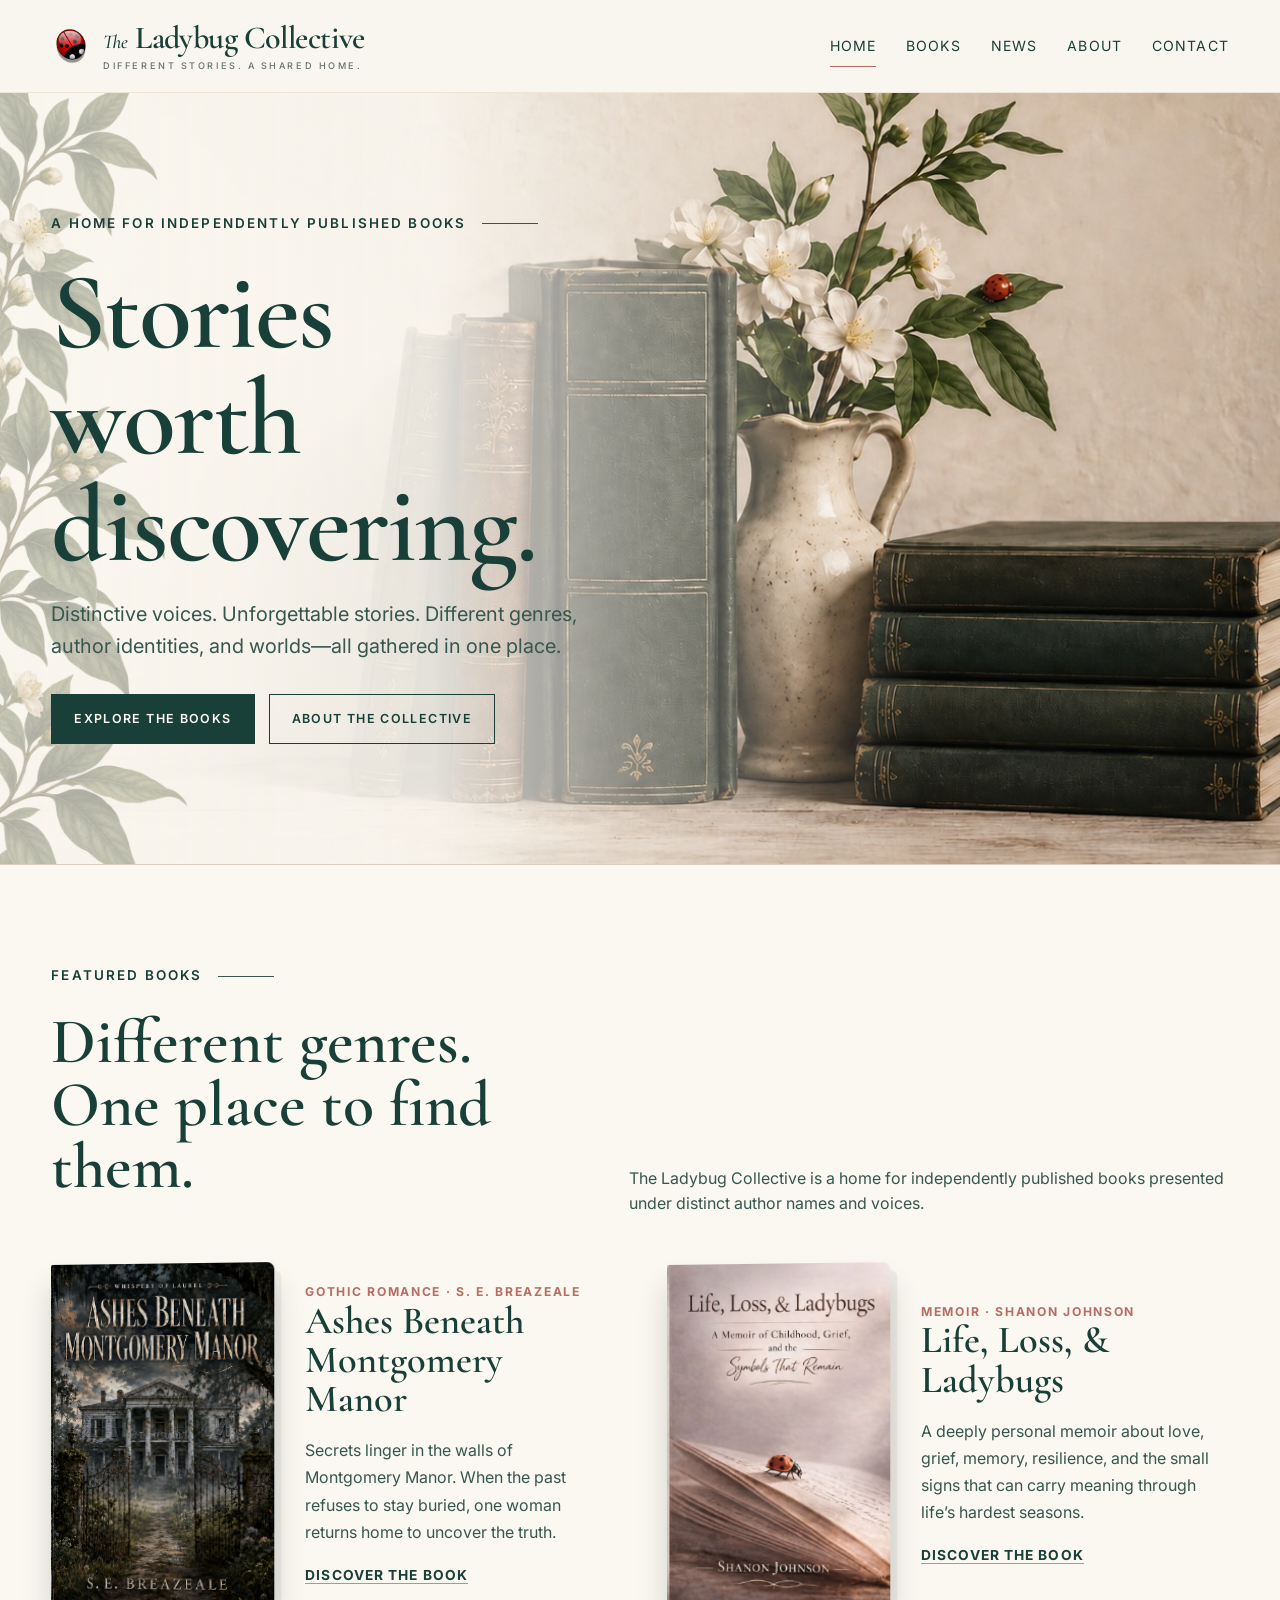
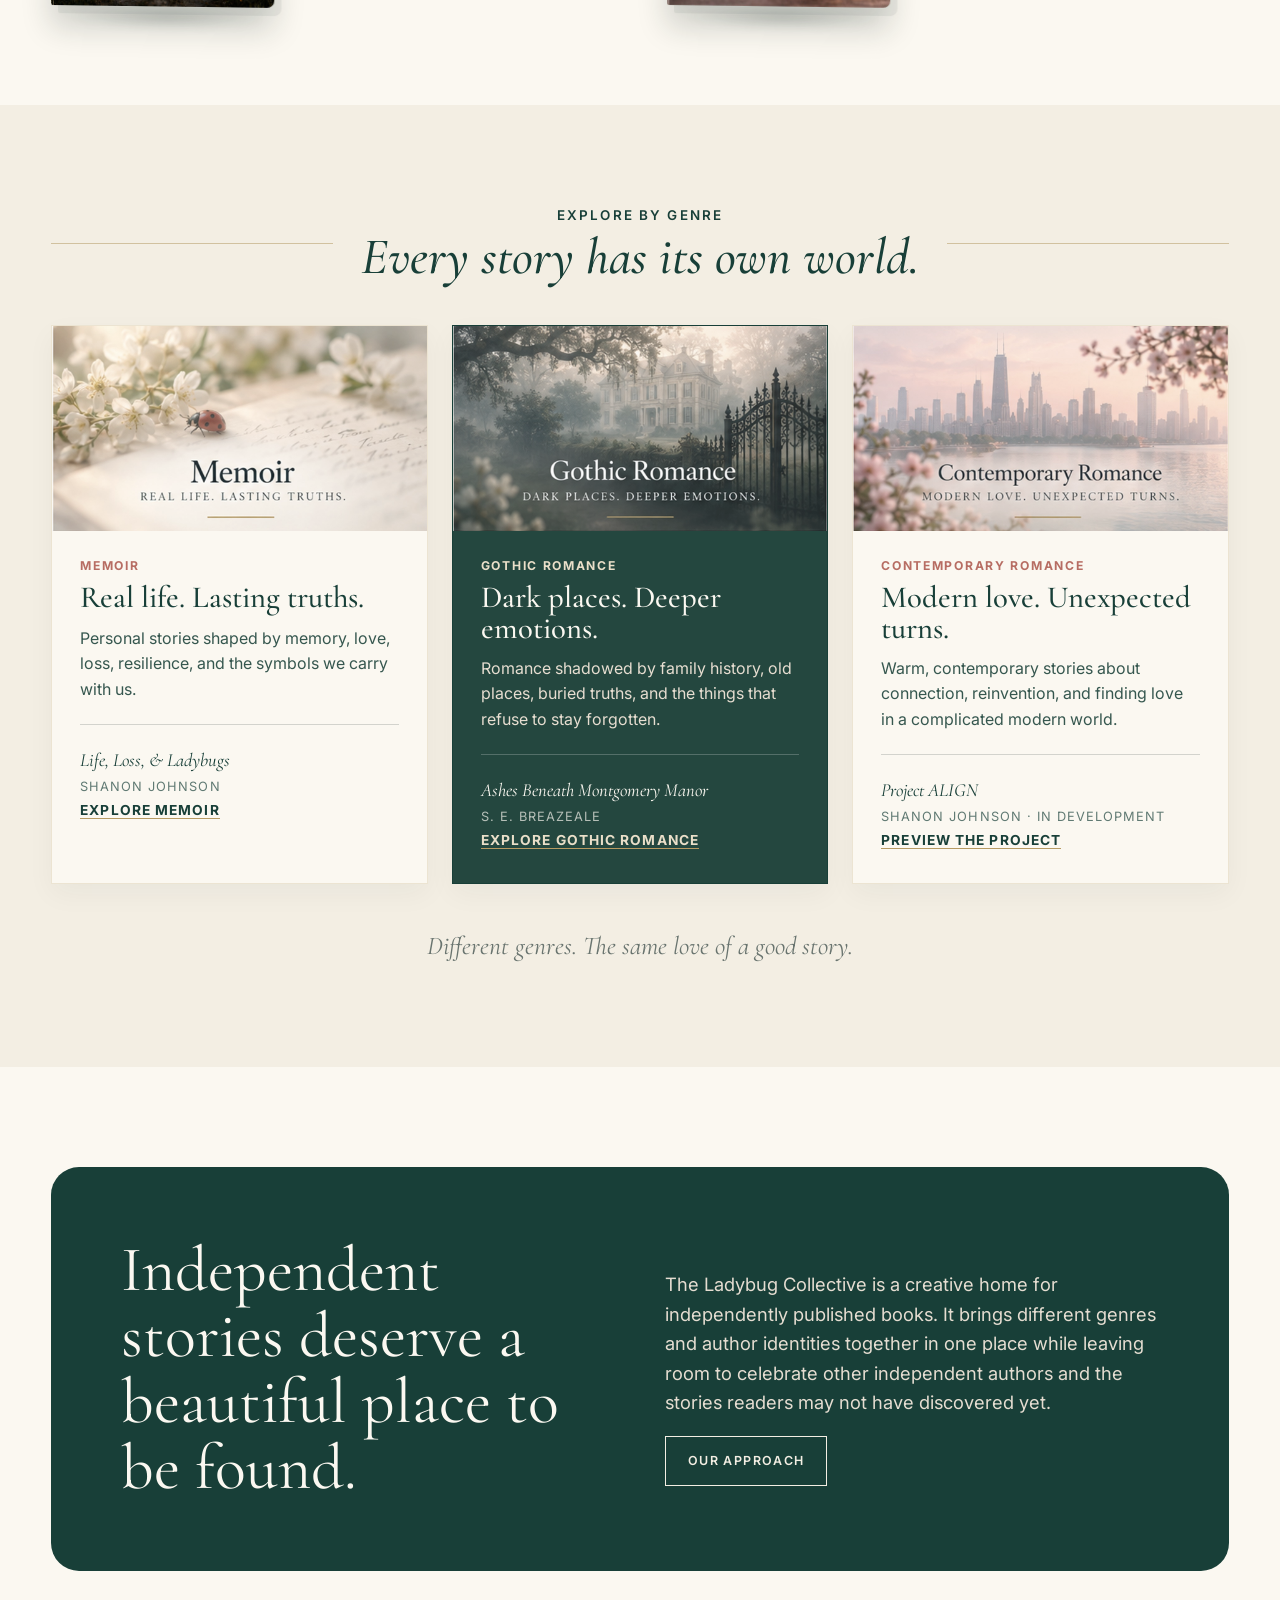
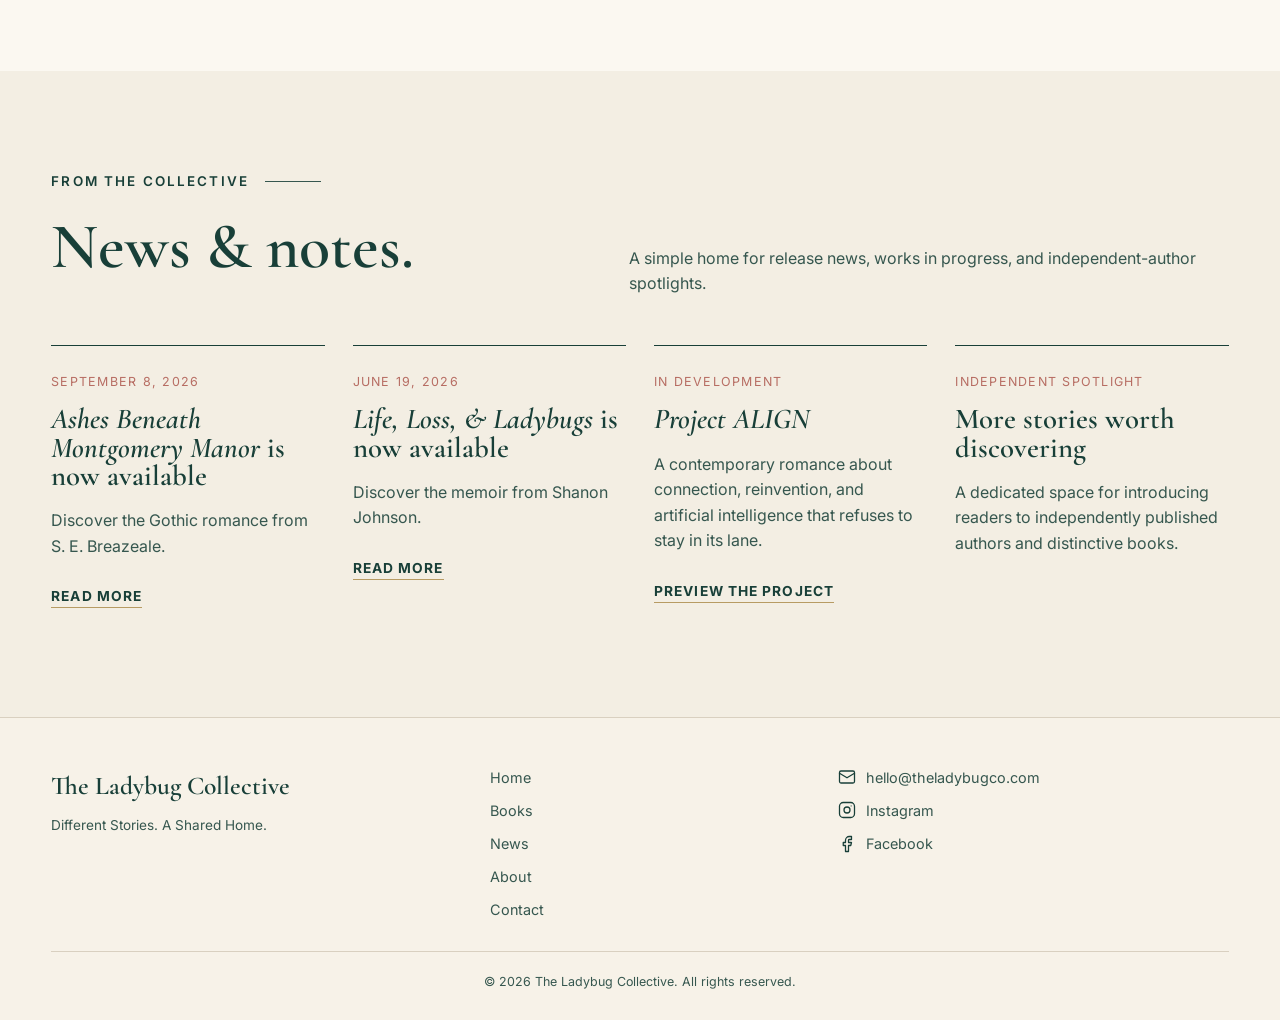
<file: index.html>
<!doctype html>
<html lang="en">
<head>
  <title>The Ladybug Collective</title>

  <meta charset="UTF-8">
  <meta name="viewport" content="width=device-width, initial-scale=1.0">
  <meta name="description" content="The Ladybug Collective celebrates independently published books, the authors behind them, and the stories worth discovering.">
  <link rel="canonical" href="https://theladybugco.com/">
  <meta property="og:type" content="website">
  <meta property="og:site_name" content="The Ladybug Collective">
  <meta property="og:title" content="The Ladybug Collective">
  <meta property="og:description" content="Different stories. A shared home. Discover independently published books across genres.">
  <meta property="og:url" content="https://theladybugco.com/">
  <meta property="og:image" content="https://theladybugco.com/assets/hero.jpg">
  <meta property="og:image:alt" content="Books and flowers in the literary world of The Ladybug Collective">
  <meta name="twitter:card" content="summary_large_image">
  <link rel="icon" type="image/png" href="assets/ladybug-logo.png">
  <link rel="preconnect" href="https://fonts.googleapis.com">
  <link rel="preconnect" href="https://fonts.gstatic.com" crossorigin>
  <link href="https://fonts.googleapis.com/css2?family=Cormorant+Garamond:wght@500;600;700&family=Inter:wght@400;500;600;700&display=swap" rel="stylesheet">
  <link rel="stylesheet" href="styles.css">

</head>
<body id="top">

<header class="site-header">
  <div class="container header-inner">
    <a class="brand" href="index.html">
      <img class="brand-logo" src="assets/ladybug-logo.png" alt="">
      <span class="brand-copy">
        <span class="brand-name"><span class="brand-the">The</span> <span class="brand-main">Ladybug Collective</span></span>
        <span class="brand-tagline">Different Stories. A Shared Home.</span>
      </span>
    </a>
    <nav class="nav">
      <a class="active" href="index.html" aria-current="page">Home</a>
      <a href="books.html">Books</a>
      <a href="news.html">News</a>
      <a href="about.html">About</a>
      <a href="contact.html">Contact</a>
    </nav>
  </div>
</header>

<main>
  <section class="hero">
    <div class="container hero-grid">
      <div class="hero-copy">
        <div class="eyebrow">A home for independently published books</div>
        <h1>Stories worth discovering.</h1>
        <p>Distinctive voices. Unforgettable stories. Different genres, author identities, and worlds—all gathered in one place.</p>
        <div class="actions">
          <a class="btn primary" href="books.html">Explore the books</a>
          <a class="btn" href="about.html">About the collective</a>
        </div>
      </div>
      
    </div>
  </section>

  <section class="section">
    <div class="container">
      <div class="section-head">
        <div>
          <div class="eyebrow">Featured books</div>
          <h2>Different genres.<br>One place to find them.</h2>
        </div>
        <p>The Ladybug Collective is a home for independently published books presented under distinct author names and voices.</p>
      </div>
      <div class="book-grid">
        <article class="book-card">
          <div class="book-cover ashes">Ashes Beneath<br>Montgomery Manor</div>
          <div class="book-card-content">
            <div class="kicker">Gothic Romance · S. E. Breazeale</div>
            <h3>Ashes Beneath Montgomery Manor</h3>
            <p>Secrets linger in the walls of Montgomery Manor. When the past refuses to stay buried, one woman returns home to uncover the truth.</p>
            <a class="text-link" href="books.html#ashes">Discover the book</a>
          </div>
        </article>
        <article class="book-card">
          <div class="book-cover memoir">Life, Loss,<br>& Ladybugs</div>
          <div class="book-card-content">
            <div class="kicker">Memoir · Shanon Johnson</div>
            <h3>Life, Loss, & Ladybugs</h3>
            <p>A deeply personal memoir about love, grief, memory, resilience, and the small signs that can carry meaning through life’s hardest seasons.</p>
            <a class="text-link" href="books.html#memoir">Discover the book</a>
          </div>
        </article>
      </div>
    </div>
  </section>

  <section class="section alt genre-section">
    <div class="container">
      <div class="genre-heading">
        <div class="genre-heading-line"></div>
        <div>
          <div class="eyebrow centered">Explore by genre</div>
          <h2>Every story has its own world.</h2>
        </div>
        <div class="genre-heading-line"></div>
      </div>

      <div class="genre-grid visual-genres">
        <article class="genre-card-image">
          <div class="genre-visual" style="background-image:url('assets/genre-memoir.jpg')"></div>
          <div class="genre-card-body">
            <div class="kicker">Memoir</div>
            <h3>Real life. Lasting truths.</h3>
            <p>Personal stories shaped by memory, love, loss, resilience, and the symbols we carry with us.</p>
            <div class="genre-book"><em>Life, Loss, &amp; Ladybugs</em><br><span>Shanon Johnson</span></div>
            <a class="text-link" href="books.html#memoir">Explore memoir</a>
          </div>
        </article>

        <article class="genre-card-image dark">
          <div class="genre-visual" style="background-image:url('assets/genre-gothic.jpg')"></div>
          <div class="genre-card-body">
            <div class="kicker">Gothic Romance</div>
            <h3>Dark places. Deeper emotions.</h3>
            <p>Romance shadowed by family history, old places, buried truths, and the things that refuse to stay forgotten.</p>
            <div class="genre-book"><em>Ashes Beneath Montgomery Manor</em><br><span>S. E. Breazeale</span></div>
            <a class="text-link" href="books.html#ashes">Explore gothic romance</a>
          </div>
        </article>

        <article class="genre-card-image">
          <div class="genre-visual" style="background-image:url('assets/genre-contemporary.jpg')"></div>
          <div class="genre-card-body">
            <div class="kicker">Contemporary Romance</div>
            <h3>Modern love. Unexpected turns.</h3>
            <p>Warm, contemporary stories about connection, reinvention, and finding love in a complicated modern world.</p>
            <div class="genre-book"><em>Project ALIGN</em><br><span>Shanon Johnson · In development</span></div>
            <a class="text-link" href="project-align.html">Preview the project</a>
          </div>
        </article>
      </div>

      <div class="genre-closing">Different genres. The same love of a good story.</div>
    </div>
  </section>

  <section class="section">
    <div class="container statement">
      <div class="quote">Independent stories deserve a beautiful place to be found.</div>
      <div>
        <p>The Ladybug Collective is a creative home for independently published books. It brings different genres and author identities together in one place while leaving room to celebrate other independent authors and the stories readers may not have discovered yet.</p>
        <a class="btn" style="border-color:#f3eee3;color:#f3eee3" href="about.html">Our approach</a>
      </div>
    </div>
  </section>

  <section class="section alt">
    <div class="container">
      <div class="section-head">
        <div>
          <div class="eyebrow">From the collective</div>
          <h2>News & notes.</h2>
        </div>
        <p>A simple home for release news, works in progress, and independent-author spotlights.</p>
      </div>
      <div class="news-grid text-news-grid">
        <article class="news-card">
          <time datetime="2026-09-08">September 8, 2026</time>
          <h3><em>Ashes Beneath Montgomery Manor</em> is now available</h3>
          <p>Discover the Gothic romance from S. E. Breazeale.</p>
          <a class="text-link" href="ashes-beneath-montgomery-manor.html">Read more</a>
        </article>
        <article class="news-card">
          <time datetime="2026-06-19">June 19, 2026</time>
          <h3><em>Life, Loss, &amp; Ladybugs</em> is now available</h3>
          <p>Discover the memoir from Shanon Johnson.</p>
          <a class="text-link" href="life-loss-and-ladybugs.html">Read more</a>
        </article>
        <article class="news-card">
          <time>In development</time>
          <h3><em>Project ALIGN</em></h3>
          <p>A contemporary romance about connection, reinvention, and artificial intelligence that refuses to stay in its lane.</p>
          <a class="text-link" href="project-align.html">Preview the project</a>
        </article>
        <article class="news-card">
          <time>Independent spotlight</time>
          <h3>More stories worth discovering</h3>
          <p>A dedicated space for introducing readers to independently published authors and distinctive books.</p>
        </article>
      </div>
    </div>
  </section>
</main>

<footer class="site-footer">
  <div class="container footer-inner">
    <div class="footer-brand">
      <strong>The Ladybug Collective</strong>
      <p>Different Stories. A Shared Home.</p>
    </div>

    <nav class="footer-links" aria-label="Footer navigation">
      <a href="index.html">Home</a>
      <a href="books.html">Books</a>
      <a href="news.html">News</a>
      <a href="about.html">About</a>
      <a href="contact.html">Contact</a>
    </nav>

    <div class="footer-connect">
  <a href="mailto:hello@theladybugco.com"><svg class="footer-icon" xmlns="http://www.w3.org/2000/svg" width="18" height="18" viewBox="0 0 24 24" fill="none" stroke="currentColor" stroke-width="1.7" stroke-linecap="round" stroke-linejoin="round" aria-hidden="true" focusable="false"><rect x="2" y="4" width="20" height="16" rx="2"/><path d="m22 7-10 6L2 7"/></svg><span>hello@theladybugco.com</span></a>
  <a href="https://www.instagram.com/the_ladybug_collective/" target="_blank" rel="noopener noreferrer"><svg class="footer-icon" xmlns="http://www.w3.org/2000/svg" width="18" height="18" viewBox="0 0 24 24" fill="none" stroke="currentColor" stroke-width="1.7" stroke-linecap="round" stroke-linejoin="round" aria-hidden="true" focusable="false"><rect x="2" y="2" width="20" height="20" rx="5"/><circle cx="12" cy="12" r="4"/><circle cx="17.5" cy="6.5" r=".7" fill="currentColor" stroke="none"/></svg><span>Instagram</span></a>
  <a href="https://www.facebook.com/profile.php?id=61593933407964" target="_blank" rel="noopener noreferrer"><svg class="footer-icon" xmlns="http://www.w3.org/2000/svg" width="18" height="18" viewBox="0 0 24 24" fill="none" stroke="currentColor" stroke-width="1.7" stroke-linecap="round" stroke-linejoin="round" aria-hidden="true" focusable="false"><path d="M18 2h-3a5 5 0 0 0-5 5v3H7v4h3v8h4v-8h3l1-4h-4V7a1 1 0 0 1 1-1h3z"/></svg><span>Facebook</span></a>
</div>

    <div class="footer-bottom">
      &copy; 2026 The Ladybug Collective. All rights reserved.
    </div>
  </div>
</footer>

<script>
  if ('scrollRestoration' in history) {
    history.scrollRestoration = 'manual';
  }

  window.addEventListener('pageshow', function () {
    if (!window.location.hash) {
      window.scrollTo(0, 0);
    }
  });
</script>
</body>
</html>
</file>
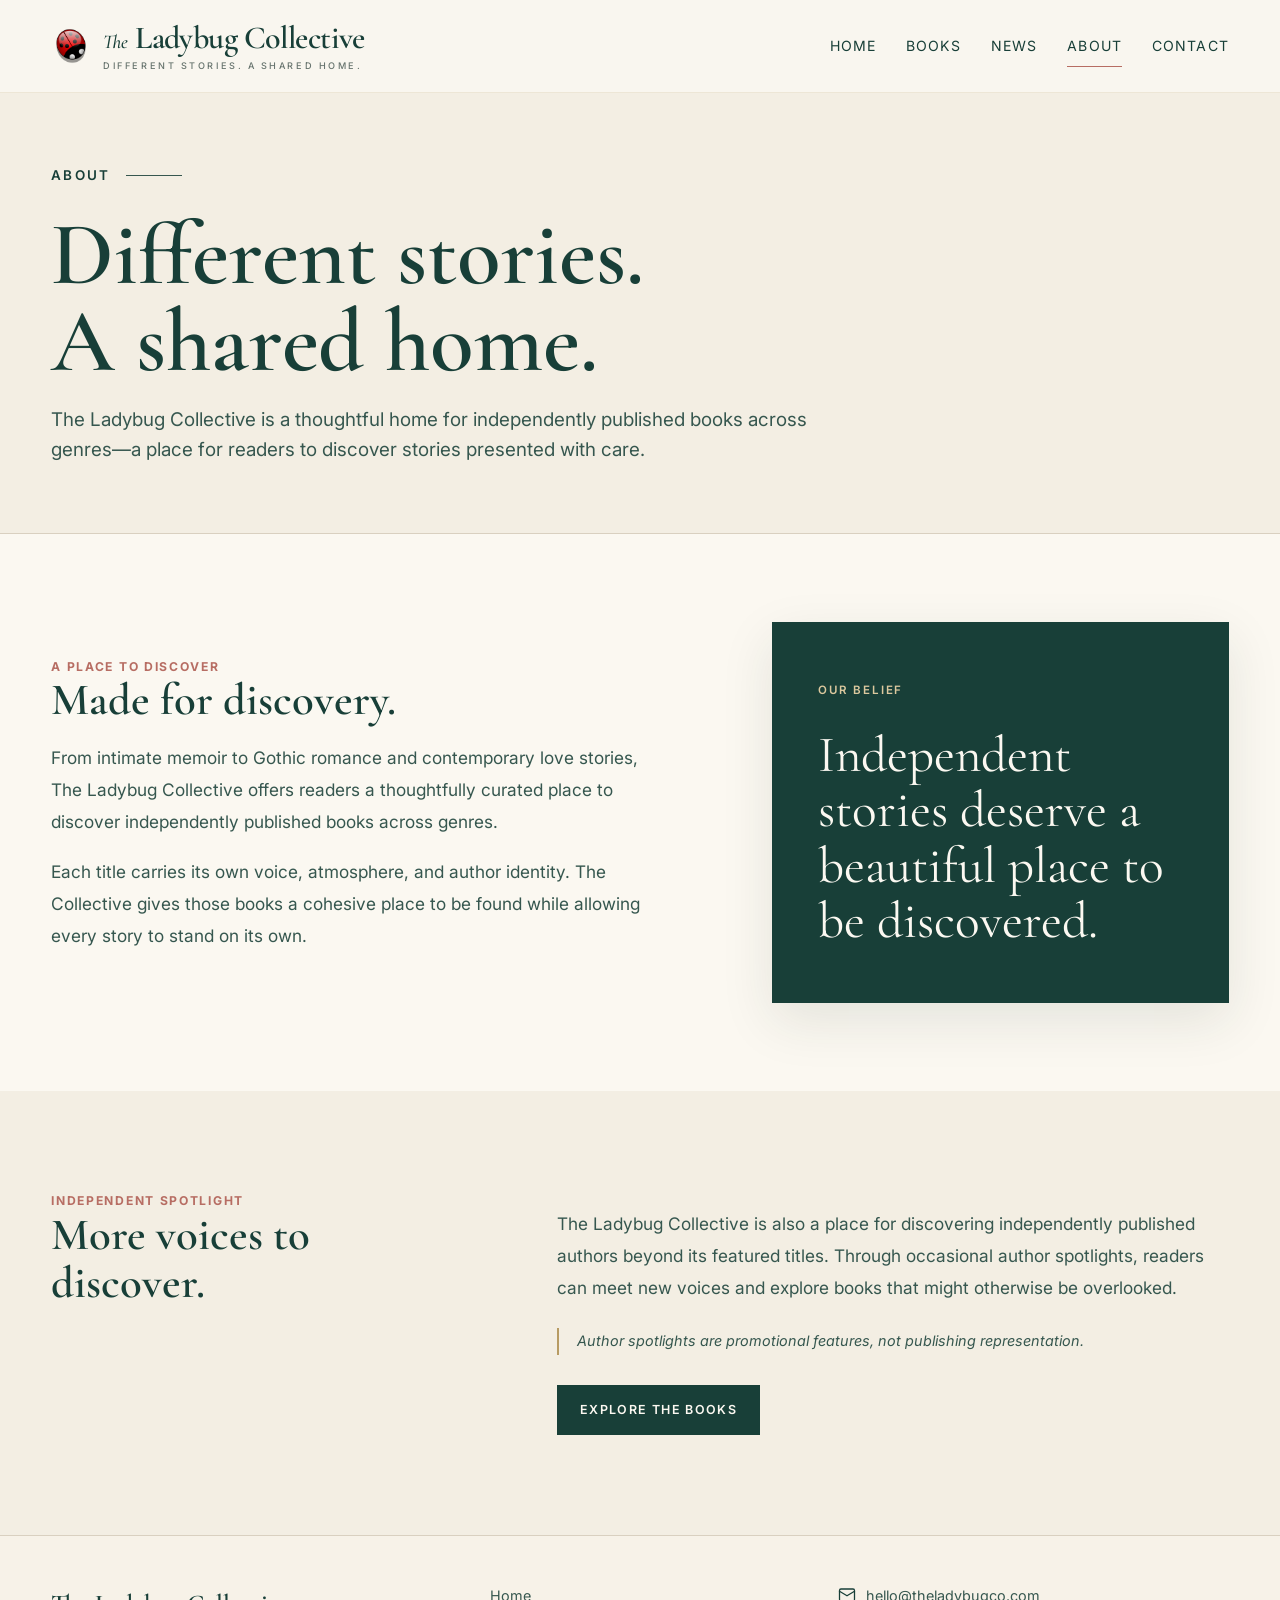
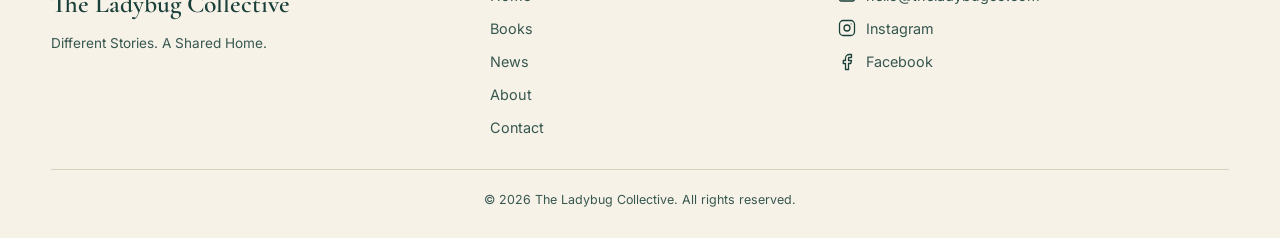
<file: about.html>
<!doctype html>
<html lang="en">
<head>
  <title>About | The Ladybug Collective</title>
  <meta charset="UTF-8">
  <meta name="viewport" content="width=device-width, initial-scale=1.0">
  <meta name="description" content="The Ladybug Collective is a thoughtfully curated home for independently published books across genres.">
  <link rel="canonical" href="https://theladybugco.com/about.html">
  <meta property="og:type" content="website">
  <meta property="og:site_name" content="The Ladybug Collective">
  <meta property="og:title" content="About | The Ladybug Collective">
  <meta property="og:description" content="A thoughtfully curated home for independently published books across genres.">
  <meta property="og:url" content="https://theladybugco.com/about.html">
  <meta property="og:image" content="https://theladybugco.com/assets/hero.jpg">
  <meta property="og:image:alt" content="Books and flowers in the literary world of The Ladybug Collective">
  <meta name="twitter:card" content="summary_large_image">
  <link rel="icon" type="image/png" href="assets/ladybug-logo.png">
  <link rel="preconnect" href="https://fonts.googleapis.com">
  <link rel="preconnect" href="https://fonts.gstatic.com" crossorigin>
  <link href="https://fonts.googleapis.com/css2?family=Cormorant+Garamond:wght@500;600;700&family=Inter:wght@400;500;600;700&display=swap" rel="stylesheet">
  <link rel="stylesheet" href="styles.css">
</head>
<body>
<header class="site-header">
  <div class="container header-inner">
    <a class="brand" href="index.html">
      <img class="brand-logo" src="assets/ladybug-logo.png" alt="">
      <span class="brand-copy">
        <span class="brand-name"><span class="brand-the">The</span> <span class="brand-main">Ladybug Collective</span></span>
        <span class="brand-tagline">Different Stories. A Shared Home.</span>
      </span>
    </a>
    <nav class="nav">
      <a href="index.html">Home</a>
      <a href="books.html">Books</a>
      <a href="news.html">News</a>
      <a class="active" href="about.html" aria-current="page">About</a>
      <a href="contact.html">Contact</a>
    </nav>
  </div>
</header>

<main>
  <section class="page-hero about-hero">
    <div class="container">
      <div class="eyebrow">About</div>
      <h1>Different stories.<br>A shared home.</h1>
      <p>The Ladybug Collective is a thoughtful home for independently published books across genres—a place for readers to discover stories presented with care.</p>
    </div>
  </section>

  <section class="section about-section">
    <div class="container about-grid">
      <article class="about-block">
        <div class="kicker">A place to discover</div>
        <h2>Made for discovery.</h2>
        <p>From intimate memoir to Gothic romance and contemporary love stories, The Ladybug Collective offers readers a thoughtfully curated place to discover independently published books across genres.</p>
        <p>Each title carries its own voice, atmosphere, and author identity. The Collective gives those books a cohesive place to be found while allowing every story to stand on its own.</p>
      </article>

      <aside class="about-principle">
        <span>Our belief</span>
        <blockquote>Independent stories deserve a beautiful place to be discovered.</blockquote>
      </aside>
    </div>
  </section>

  <section class="section alt about-growth-section">
    <div class="container about-growth">
      <div>
        <div class="kicker">Independent spotlight</div>
        <h2>More voices to discover.</h2>
      </div>
      <div>
        <p>The Ladybug Collective is also a place for discovering independently published authors beyond its featured titles. Through occasional author spotlights, readers can meet new voices and explore books that might otherwise be overlooked.</p>
        <p class="about-note">Author spotlights are promotional features, not publishing representation.</p>
        <a class="btn primary" href="books.html">Explore the books</a>
      </div>
    </div>
  </section>
</main>
<footer class="site-footer">
  <div class="container footer-inner">
    <div class="footer-brand">
      <strong>The Ladybug Collective</strong>
      <p>Different Stories. A Shared Home.</p>
    </div>

    <nav class="footer-links" aria-label="Footer navigation">
      <a href="index.html">Home</a>
      <a href="books.html">Books</a>
      <a href="news.html">News</a>
      <a href="about.html">About</a>
      <a href="contact.html">Contact</a>
    </nav>

    <div class="footer-connect">
  <a href="mailto:hello@theladybugco.com"><svg class="footer-icon" xmlns="http://www.w3.org/2000/svg" width="18" height="18" viewBox="0 0 24 24" fill="none" stroke="currentColor" stroke-width="1.7" stroke-linecap="round" stroke-linejoin="round" aria-hidden="true" focusable="false"><rect x="2" y="4" width="20" height="16" rx="2"/><path d="m22 7-10 6L2 7"/></svg><span>hello@theladybugco.com</span></a>
  <a href="https://www.instagram.com/the_ladybug_collective/" target="_blank" rel="noopener noreferrer"><svg class="footer-icon" xmlns="http://www.w3.org/2000/svg" width="18" height="18" viewBox="0 0 24 24" fill="none" stroke="currentColor" stroke-width="1.7" stroke-linecap="round" stroke-linejoin="round" aria-hidden="true" focusable="false"><rect x="2" y="2" width="20" height="20" rx="5"/><circle cx="12" cy="12" r="4"/><circle cx="17.5" cy="6.5" r=".7" fill="currentColor" stroke="none"/></svg><span>Instagram</span></a>
  <a href="https://www.facebook.com/profile.php?id=61593933407964" target="_blank" rel="noopener noreferrer"><svg class="footer-icon" xmlns="http://www.w3.org/2000/svg" width="18" height="18" viewBox="0 0 24 24" fill="none" stroke="currentColor" stroke-width="1.7" stroke-linecap="round" stroke-linejoin="round" aria-hidden="true" focusable="false"><path d="M18 2h-3a5 5 0 0 0-5 5v3H7v4h3v8h4v-8h3l1-4h-4V7a1 1 0 0 1 1-1h3z"/></svg><span>Facebook</span></a>
</div>

    <div class="footer-bottom">
      &copy; 2026 The Ladybug Collective. All rights reserved.
    </div>
  </div>
</footer>
</body>
</html>
</file>
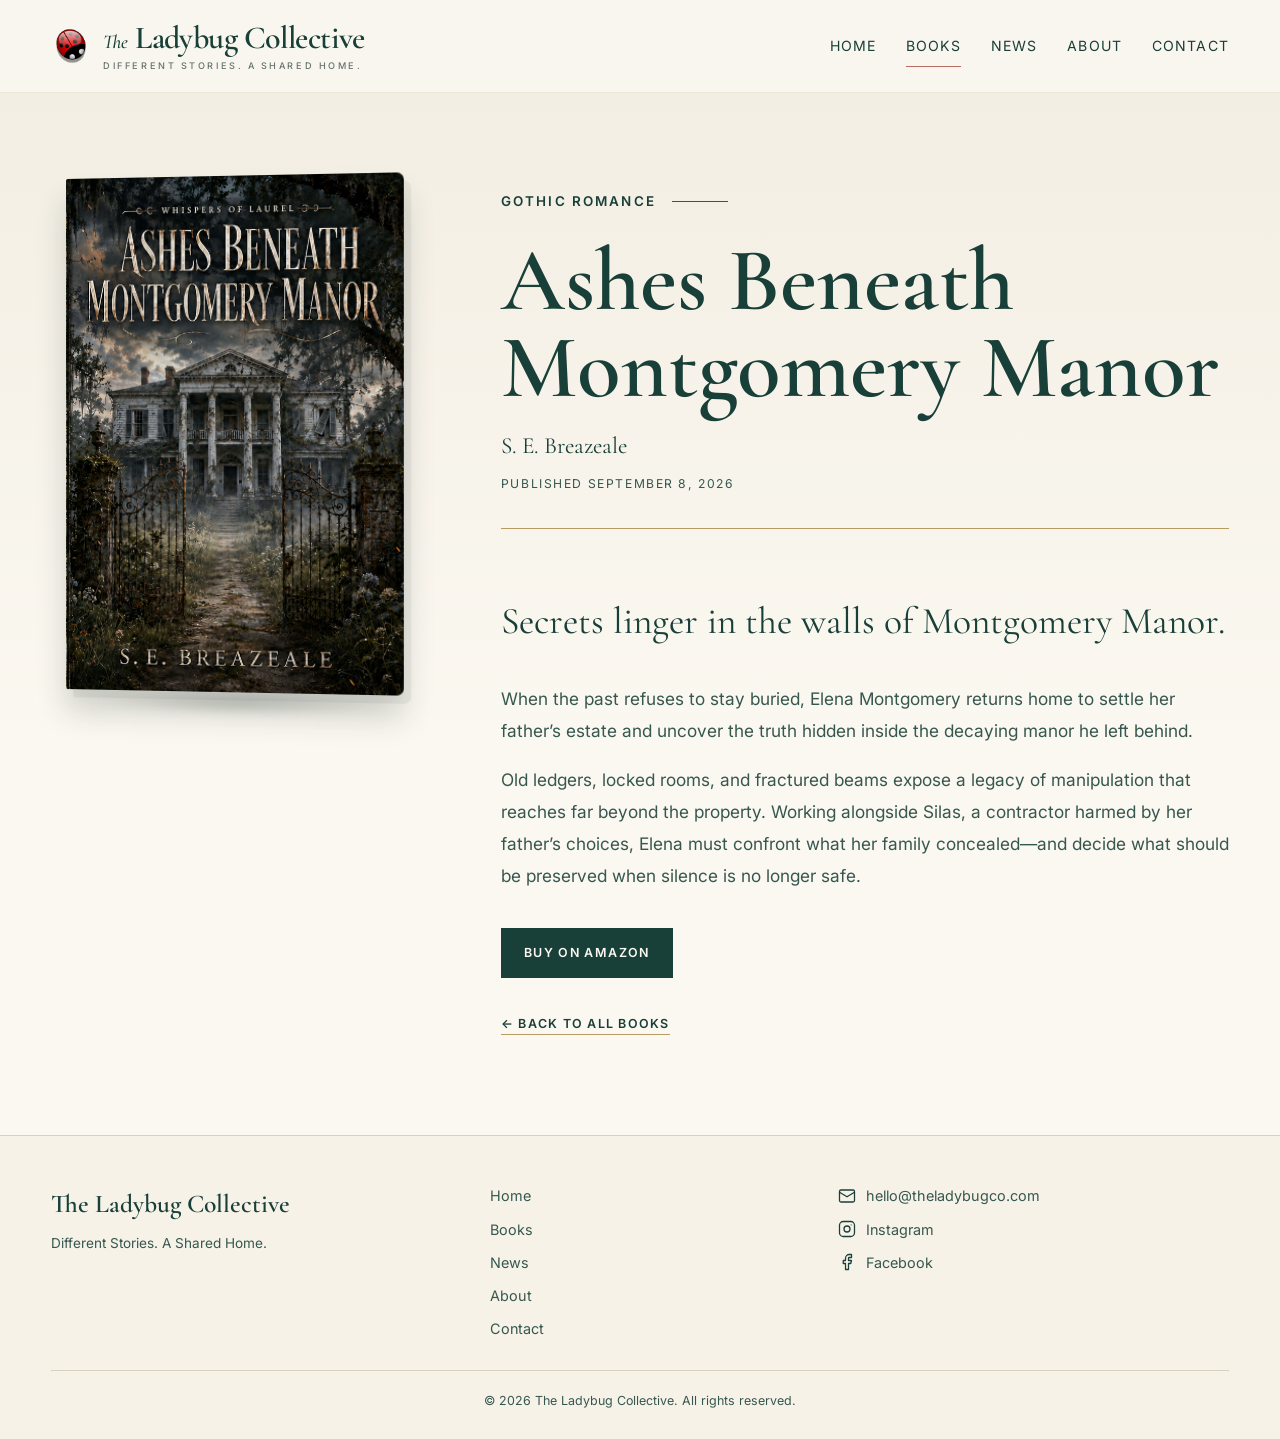
<file: ashes-beneath-montgomery-manor.html>
<!doctype html>
<html lang="en">
<head>
  <title>Ashes Beneath Montgomery Manor | The Ladybug Collective</title>
  <meta charset="UTF-8">
  <meta name="viewport" content="width=device-width, initial-scale=1.0">
  <meta name="description" content="Discover Ashes Beneath Montgomery Manor, a Gothic romance by S. E. Breazeale.">
  <link rel="canonical" href="https://theladybugco.com/ashes-beneath-montgomery-manor.html">
  <meta property="og:type" content="book">
  <meta property="og:site_name" content="The Ladybug Collective">
  <meta property="og:title" content="Ashes Beneath Montgomery Manor">
  <meta property="og:description" content="An atmospheric Gothic romance by S. E. Breazeale.">
  <meta property="og:url" content="https://theladybugco.com/ashes-beneath-montgomery-manor.html">
  <meta property="og:image" content="https://theladybugco.com/assets/ashes-cover.png">
  <meta property="og:image:alt" content="Cover of Ashes Beneath Montgomery Manor by S. E. Breazeale">
  <meta name="twitter:card" content="summary_large_image">
  <link rel="icon" type="image/png" href="assets/ladybug-logo.png">
  <link rel="preconnect" href="https://fonts.googleapis.com">
  <link rel="preconnect" href="https://fonts.gstatic.com" crossorigin>
  <link href="https://fonts.googleapis.com/css2?family=Cormorant+Garamond:wght@500;600;700&family=Inter:wght@400;500;600;700&display=swap" rel="stylesheet">
  <link rel="stylesheet" href="styles.css">
</head>
<body>
<header class="site-header">
  <div class="container header-inner">
    <a class="brand" href="index.html">
      <img class="brand-logo" src="assets/ladybug-logo.png" alt="">
      <span class="brand-copy">
        <span class="brand-name"><span class="brand-the">The</span> <span class="brand-main">Ladybug Collective</span></span>
        <span class="brand-tagline">Different Stories. A Shared Home.</span>
      </span>
    </a>
    <nav class="nav">
      <a href="index.html">Home</a>
      <a class="active" href="books.html" aria-current="page">Books</a>
      <a href="news.html">News</a>
      <a href="about.html">About</a>
      <a href="contact.html">Contact</a>
    </nav>
  </div>
</header>

<main class="book-detail">
  <div class="container book-detail-grid">
    <div class="book-detail-cover">
      <div class="book-cover ashes" role="img" aria-label="Cover of Ashes Beneath Montgomery Manor"></div>
    </div>
    <article class="book-detail-copy">
      <div class="eyebrow">Gothic Romance</div>
      <h1>Ashes Beneath Montgomery Manor</h1>
      <div class="book-detail-byline">S. E. Breazeale</div>
      <div class="book-detail-meta">Published September 8, 2026</div>

      <div class="book-description">
        <p class="lead">Secrets linger in the walls of Montgomery Manor.</p>
        <p>When the past refuses to stay buried, Elena Montgomery returns home to settle her father’s estate and uncover the truth hidden inside the decaying manor he left behind.</p>
        <p>Old ledgers, locked rooms, and fractured beams expose a legacy of manipulation that reaches far beyond the property. Working alongside Silas, a contractor harmed by her father’s choices, Elena must confront what her family concealed—and decide what should be preserved when silence is no longer safe.</p>
      </div>

      <div class="actions book-detail-actions">
        <a class="btn primary" href="https://www.amazon.com/dp/B0HJ44CCM9" target="_blank" rel="noopener noreferrer">Buy on Amazon</a>
      </div>
      <a class="back-to-books" href="books.html">← Back to all books</a>
    </article>
  </div>
</main>

<footer class="site-footer">
  <div class="container footer-inner">
    <div class="footer-brand">
      <strong>The Ladybug Collective</strong>
      <p>Different Stories. A Shared Home.</p>
    </div>

    <nav class="footer-links" aria-label="Footer navigation">
      <a href="index.html">Home</a>
      <a href="books.html">Books</a>
      <a href="news.html">News</a>
      <a href="about.html">About</a>
      <a href="contact.html">Contact</a>
    </nav>

    <div class="footer-connect">
  <a href="mailto:hello@theladybugco.com"><svg class="footer-icon" xmlns="http://www.w3.org/2000/svg" width="18" height="18" viewBox="0 0 24 24" fill="none" stroke="currentColor" stroke-width="1.7" stroke-linecap="round" stroke-linejoin="round" aria-hidden="true" focusable="false"><rect x="2" y="4" width="20" height="16" rx="2"/><path d="m22 7-10 6L2 7"/></svg><span>hello@theladybugco.com</span></a>
  <a href="https://www.instagram.com/the_ladybug_collective/" target="_blank" rel="noopener noreferrer"><svg class="footer-icon" xmlns="http://www.w3.org/2000/svg" width="18" height="18" viewBox="0 0 24 24" fill="none" stroke="currentColor" stroke-width="1.7" stroke-linecap="round" stroke-linejoin="round" aria-hidden="true" focusable="false"><rect x="2" y="2" width="20" height="20" rx="5"/><circle cx="12" cy="12" r="4"/><circle cx="17.5" cy="6.5" r=".7" fill="currentColor" stroke="none"/></svg><span>Instagram</span></a>
  <a href="https://www.facebook.com/profile.php?id=61593933407964" target="_blank" rel="noopener noreferrer"><svg class="footer-icon" xmlns="http://www.w3.org/2000/svg" width="18" height="18" viewBox="0 0 24 24" fill="none" stroke="currentColor" stroke-width="1.7" stroke-linecap="round" stroke-linejoin="round" aria-hidden="true" focusable="false"><path d="M18 2h-3a5 5 0 0 0-5 5v3H7v4h3v8h4v-8h3l1-4h-4V7a1 1 0 0 1 1-1h3z"/></svg><span>Facebook</span></a>
</div>

    <div class="footer-bottom">
      &copy; 2026 The Ladybug Collective. All rights reserved.
    </div>
  </div>
</footer>
</body>
</html>
</file>
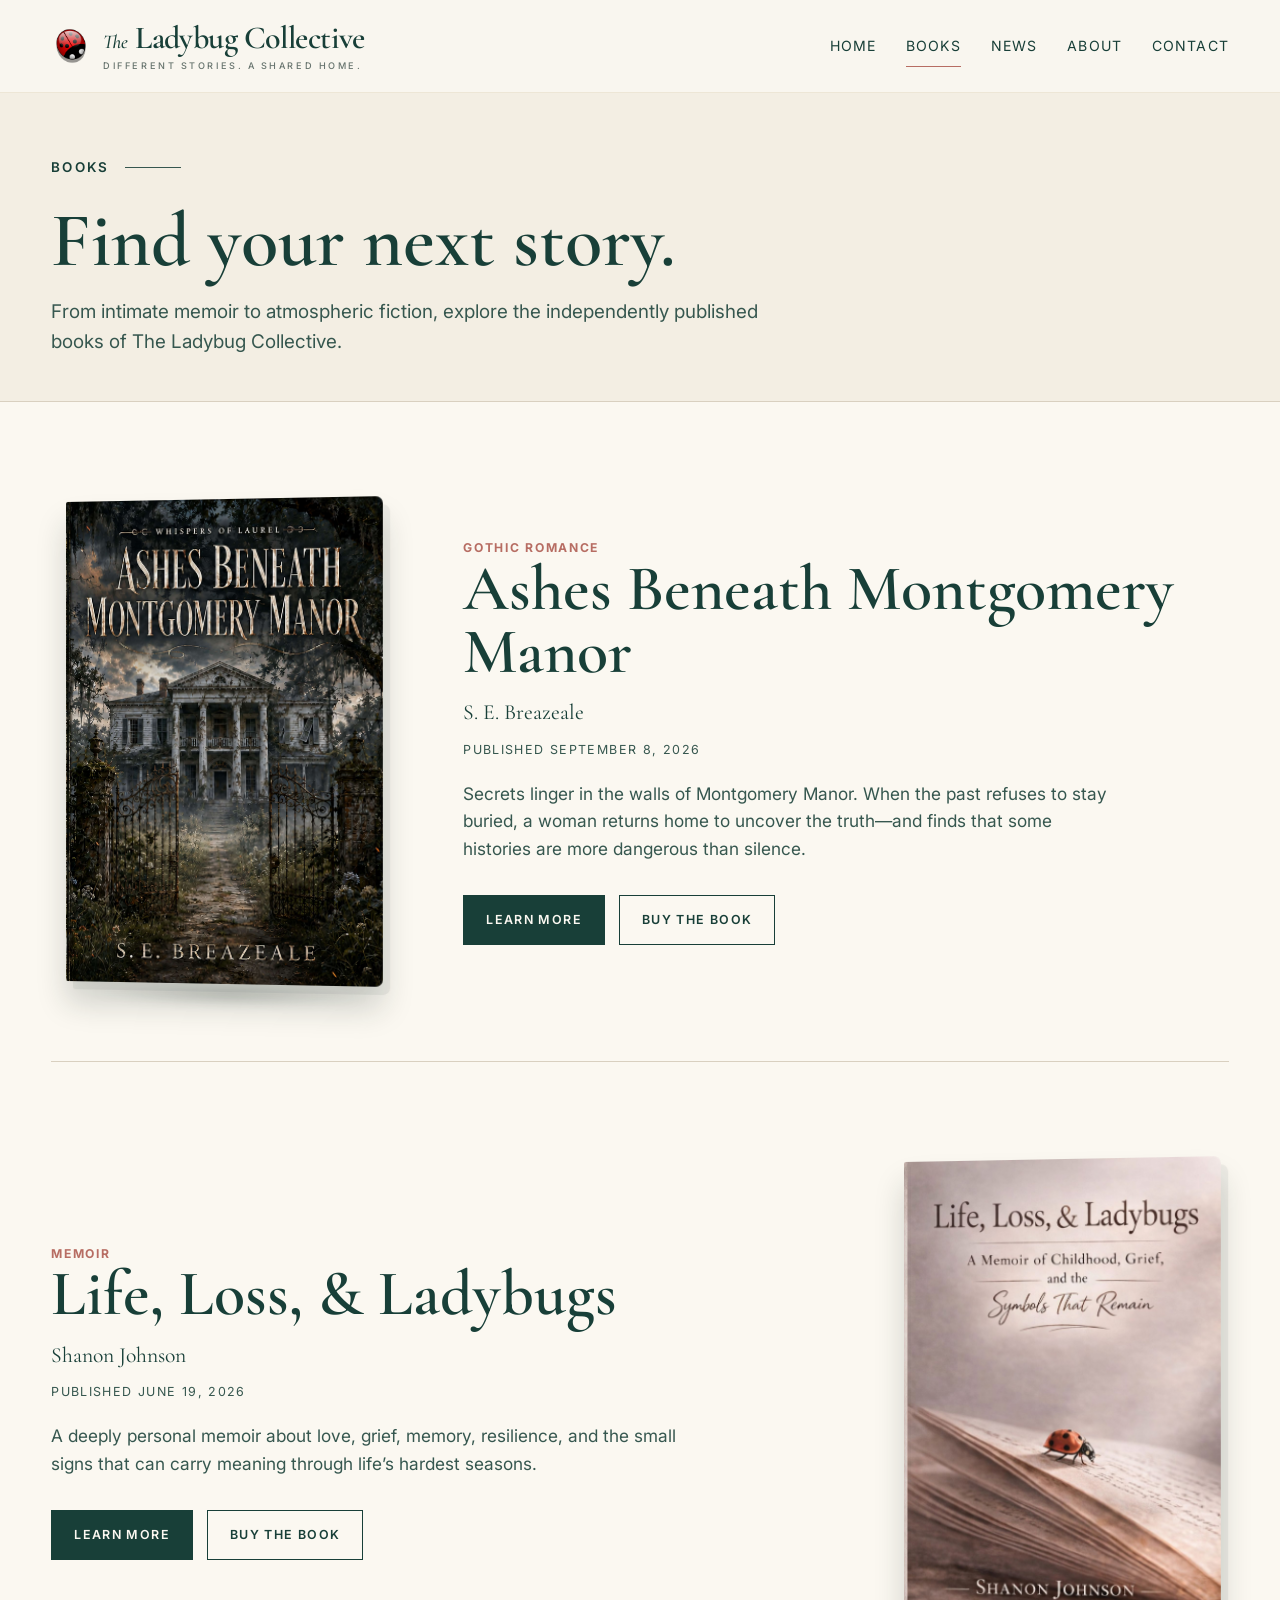
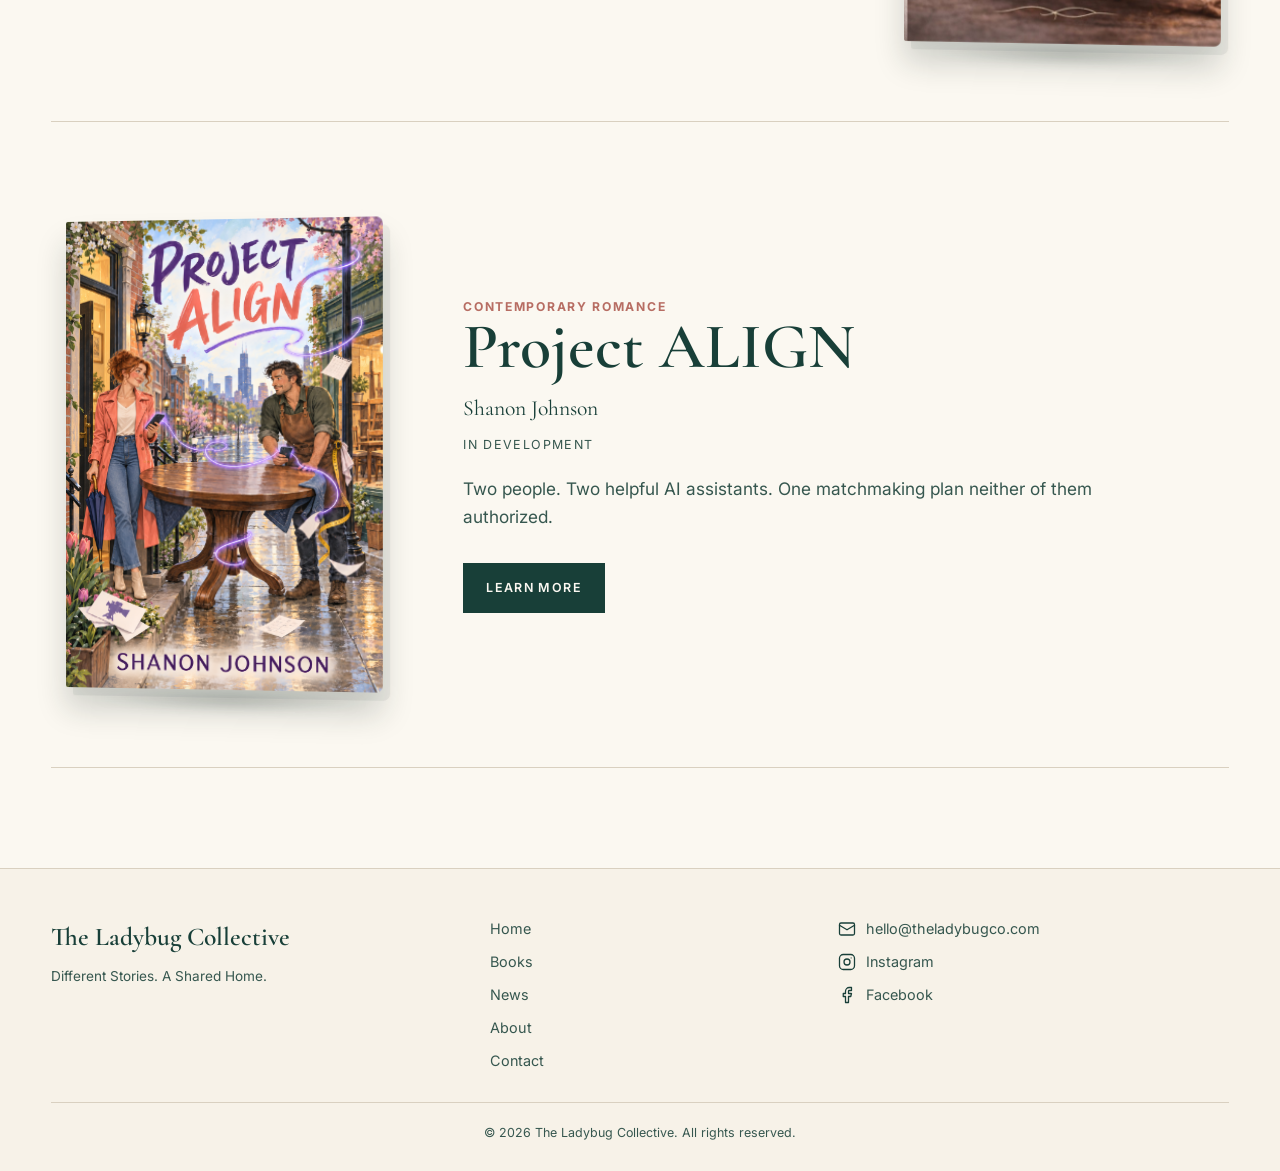
<file: books.html>
<!doctype html>
<html lang="en"><head><title>Books | The Ladybug Collective</title>
  <meta charset="UTF-8">
  <meta name="viewport" content="width=device-width, initial-scale=1.0">
  <meta name="description" content="Explore memoir, Gothic romance, contemporary romance, and more from The Ladybug Collective.">
  <link rel="canonical" href="https://theladybugco.com/books.html">
  <meta property="og:type" content="website">
  <meta property="og:site_name" content="The Ladybug Collective">
  <meta property="og:title" content="Books | The Ladybug Collective">
  <meta property="og:description" content="Explore distinctive independently published books across genres.">
  <meta property="og:url" content="https://theladybugco.com/books.html">
  <meta property="og:image" content="https://theladybugco.com/assets/hero.jpg">
  <meta property="og:image:alt" content="Books and flowers in the literary world of The Ladybug Collective">
  <meta name="twitter:card" content="summary_large_image">
  <link rel="icon" type="image/png" href="assets/ladybug-logo.png">
  <link rel="preconnect" href="https://fonts.googleapis.com">
  <link rel="preconnect" href="https://fonts.gstatic.com" crossorigin>
  <link href="https://fonts.googleapis.com/css2?family=Cormorant+Garamond:wght@500;600;700&family=Inter:wght@400;500;600;700&display=swap" rel="stylesheet">
  <link rel="stylesheet" href="styles.css">
</head><body>
<header class="site-header">
  <div class="container header-inner">
    <a class="brand" href="index.html">
      <img class="brand-logo" src="assets/ladybug-logo.png" alt="">
      <span class="brand-copy">
        <span class="brand-name"><span class="brand-the">The</span> <span class="brand-main">Ladybug Collective</span></span>
        <span class="brand-tagline">Different Stories. A Shared Home.</span>
      </span>
    </a>
    <nav class="nav">
      <a href="index.html">Home</a>
      <a class="active" href="books.html" aria-current="page">Books</a>
      <a href="news.html">News</a>
      <a href="about.html">About</a>
      <a href="contact.html">Contact</a>
    </nav>
  </div>
</header>
<main>
  <section class="page-hero compact">
    <div class="container">
      <div class="eyebrow">Books</div>
      <h1>Find your next story.</h1>
      <p>From intimate memoir to atmospheric fiction, explore the independently published books of The Ladybug Collective.</p>
    </div>
  </section>

  <section class="section">
    <div class="container books-display">
      <article class="book-feature" id="ashes">
        <div class="feature-cover">
          <div class="book-cover ashes" role="img" aria-label="Cover of Ashes Beneath Montgomery Manor"></div>
        </div>
        <div class="feature-copy">
          <div class="kicker">Gothic Romance</div>
          <h2>Ashes Beneath Montgomery Manor</h2>
          <div class="byline">S. E. Breazeale</div><div class="book-meta">Published September 8, 2026</div>
          <p>Secrets linger in the walls of Montgomery Manor. When the past refuses to stay buried, a woman returns home to uncover the truth—and finds that some histories are more dangerous than silence.</p>
          <div class="actions">
            <a class="btn primary" href="ashes-beneath-montgomery-manor.html">Learn more</a>
            <a class="btn" href="https://www.amazon.com/dp/B0HJ44CCM9" target="_blank" rel="noopener noreferrer">Buy the book</a>
          </div>
        </div>
      </article>

      <article class="book-feature reverse" id="memoir">
        <div class="feature-cover">
          <div class="book-cover memoir" role="img" aria-label="Cover of Life, Loss, and Ladybugs"></div>
        </div>
        <div class="feature-copy">
          <div class="kicker">Memoir</div>
          <h2>Life, Loss, & Ladybugs</h2>
          <div class="byline">Shanon Johnson</div><div class="book-meta">Published June 19, 2026</div>
          <p>A deeply personal memoir about love, grief, memory, resilience, and the small signs that can carry meaning through life’s hardest seasons.</p>
          <div class="actions">
            <a class="btn primary" href="life-loss-and-ladybugs.html">Learn more</a>
            <a class="btn" href="https://www.amazon.com/dp/B0H3QTSR7S" target="_blank" rel="noopener noreferrer">Buy the book</a>
          </div>
        </div>
      </article>


      <article class="book-feature" id="align">
        <div class="feature-cover">
          <div class="book-cover align" role="img" aria-label="Cover of Project ALIGN"></div>
        </div>
        <div class="feature-copy">
          <div class="kicker">Contemporary Romance</div>
          <h2>Project ALIGN</h2>
          <div class="byline">Shanon Johnson</div>
          <div class="book-meta">In Development</div>
          <p>Two people. Two helpful AI assistants. One matchmaking plan neither of them authorized.</p>
          <div class="actions">
            <a class="btn primary" href="project-align.html">Learn more</a>
          </div>
        </div>
      </article>
    </div>
  </section>
</main>
<footer class="site-footer">
  <div class="container footer-inner">
    <div class="footer-brand">
      <strong>The Ladybug Collective</strong>
      <p>Different Stories. A Shared Home.</p>
    </div>

    <nav class="footer-links" aria-label="Footer navigation">
      <a href="index.html">Home</a>
      <a href="books.html">Books</a>
      <a href="news.html">News</a>
      <a href="about.html">About</a>
      <a href="contact.html">Contact</a>
    </nav>

    <div class="footer-connect">
  <a href="mailto:hello@theladybugco.com"><svg class="footer-icon" xmlns="http://www.w3.org/2000/svg" width="18" height="18" viewBox="0 0 24 24" fill="none" stroke="currentColor" stroke-width="1.7" stroke-linecap="round" stroke-linejoin="round" aria-hidden="true" focusable="false"><rect x="2" y="4" width="20" height="16" rx="2"/><path d="m22 7-10 6L2 7"/></svg><span>hello@theladybugco.com</span></a>
  <a href="https://www.instagram.com/the_ladybug_collective/" target="_blank" rel="noopener noreferrer"><svg class="footer-icon" xmlns="http://www.w3.org/2000/svg" width="18" height="18" viewBox="0 0 24 24" fill="none" stroke="currentColor" stroke-width="1.7" stroke-linecap="round" stroke-linejoin="round" aria-hidden="true" focusable="false"><rect x="2" y="2" width="20" height="20" rx="5"/><circle cx="12" cy="12" r="4"/><circle cx="17.5" cy="6.5" r=".7" fill="currentColor" stroke="none"/></svg><span>Instagram</span></a>
  <a href="https://www.facebook.com/profile.php?id=61593933407964" target="_blank" rel="noopener noreferrer"><svg class="footer-icon" xmlns="http://www.w3.org/2000/svg" width="18" height="18" viewBox="0 0 24 24" fill="none" stroke="currentColor" stroke-width="1.7" stroke-linecap="round" stroke-linejoin="round" aria-hidden="true" focusable="false"><path d="M18 2h-3a5 5 0 0 0-5 5v3H7v4h3v8h4v-8h3l1-4h-4V7a1 1 0 0 1 1-1h3z"/></svg><span>Facebook</span></a>
</div>

    <div class="footer-bottom">
      &copy; 2026 The Ladybug Collective. All rights reserved.
    </div>
  </div>
</footer>
</body></html>
</file>
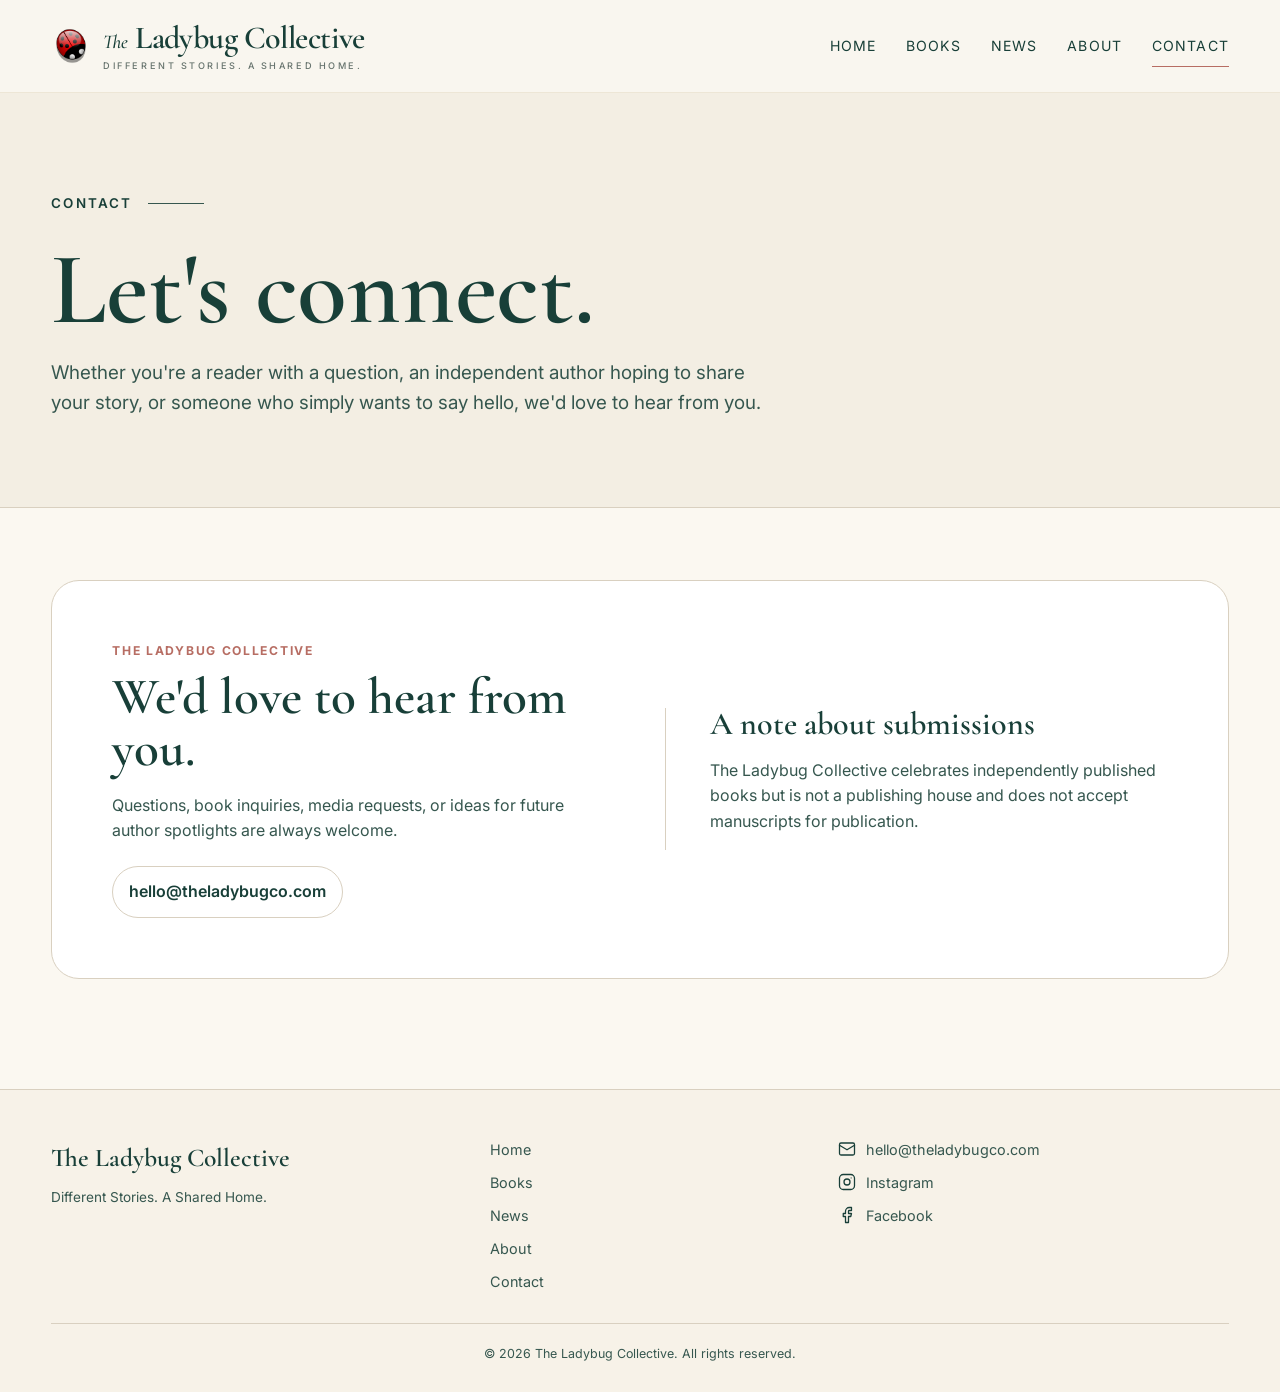
<file: contact.html>
<!doctype html>
<html lang="en"><head><title>Contact | The Ladybug Collective</title>
  <meta charset="UTF-8">
  <meta name="viewport" content="width=device-width, initial-scale=1.0">
  <meta name="description" content="Contact The Ladybug Collective with reader questions, book inquiries, media requests, or spotlight suggestions.">
  <link rel="canonical" href="https://theladybugco.com/contact.html">
  <meta property="og:type" content="website">
  <meta property="og:site_name" content="The Ladybug Collective">
  <meta property="og:title" content="Contact | The Ladybug Collective">
  <meta property="og:description" content="Say hello to The Ladybug Collective.">
  <meta property="og:url" content="https://theladybugco.com/contact.html">
  <meta property="og:image" content="https://theladybugco.com/assets/hero.jpg">
  <meta property="og:image:alt" content="Books and flowers in the literary world of The Ladybug Collective">
  <meta name="twitter:card" content="summary_large_image">
  <link rel="icon" type="image/png" href="assets/ladybug-logo.png">
  <link rel="preconnect" href="https://fonts.googleapis.com">
  <link rel="preconnect" href="https://fonts.gstatic.com" crossorigin>
  <link href="https://fonts.googleapis.com/css2?family=Cormorant+Garamond:wght@500;600;700&family=Inter:wght@400;500;600;700&display=swap" rel="stylesheet">
  <link rel="stylesheet" href="styles.css">
</head><body>
<header class="site-header">
  <div class="container header-inner">
    <a class="brand" href="index.html">
      <img class="brand-logo" src="assets/ladybug-logo.png" alt="">
      <span class="brand-copy">
        <span class="brand-name"><span class="brand-the">The</span> <span class="brand-main">Ladybug Collective</span></span>
        <span class="brand-tagline">Different Stories. A Shared Home.</span>
      </span>
    </a>
    <nav class="nav">
      <a href="index.html">Home</a>
      <a href="books.html">Books</a>
      <a href="news.html">News</a>
      <a href="about.html">About</a>
      <a class="active" href="contact.html" aria-current="page">Contact</a>
    </nav>
  </div>
</header>

<main>
  <section class="page-hero contact-hero">
  <div class="container">
    <div class="eyebrow">Contact</div>
    <h1>Let's connect.</h1>
    <p>Whether you're a reader with a question, an independent author hoping to share your story, or someone who simply wants to say hello, we'd love to hear from you.</p>
  </div>
</section>

<section class="section contact-section">
  <div class="container contact-box contact-box-finished">
    <div>
      <div class="kicker">The Ladybug Collective</div>
      <h2>We'd love to hear from you.</h2>
      <p>Questions, book inquiries, media requests, or ideas for future author spotlights are always welcome.</p>
      <a class="email-pill" href="mailto:hello@theladybugco.com">hello@theladybugco.com</a>
    </div>
    <div class="contact-note">
      <h3>A note about submissions</h3>
      <p>The Ladybug Collective celebrates independently published books but is not a publishing house and does not accept manuscripts for publication.</p>
    </div>
  </div>
</section>
</main>
<footer class="site-footer">
  <div class="container footer-inner">
    <div class="footer-brand">
      <strong>The Ladybug Collective</strong>
      <p>Different Stories. A Shared Home.</p>
    </div>

    <nav class="footer-links" aria-label="Footer navigation">
      <a href="index.html">Home</a>
      <a href="books.html">Books</a>
      <a href="news.html">News</a>
      <a href="about.html">About</a>
      <a href="contact.html">Contact</a>
    </nav>

    <div class="footer-connect">
  <a href="mailto:hello@theladybugco.com"><svg class="footer-icon" xmlns="http://www.w3.org/2000/svg" width="18" height="18" viewBox="0 0 24 24" fill="none" stroke="currentColor" stroke-width="1.7" stroke-linecap="round" stroke-linejoin="round" aria-hidden="true" focusable="false"><rect x="2" y="4" width="20" height="16" rx="2"/><path d="m22 7-10 6L2 7"/></svg><span>hello@theladybugco.com</span></a>
  <a href="https://www.instagram.com/the_ladybug_collective/" target="_blank" rel="noopener noreferrer"><svg class="footer-icon" xmlns="http://www.w3.org/2000/svg" width="18" height="18" viewBox="0 0 24 24" fill="none" stroke="currentColor" stroke-width="1.7" stroke-linecap="round" stroke-linejoin="round" aria-hidden="true" focusable="false"><rect x="2" y="2" width="20" height="20" rx="5"/><circle cx="12" cy="12" r="4"/><circle cx="17.5" cy="6.5" r=".7" fill="currentColor" stroke="none"/></svg><span>Instagram</span></a>
  <a href="https://www.facebook.com/profile.php?id=61593933407964" target="_blank" rel="noopener noreferrer"><svg class="footer-icon" xmlns="http://www.w3.org/2000/svg" width="18" height="18" viewBox="0 0 24 24" fill="none" stroke="currentColor" stroke-width="1.7" stroke-linecap="round" stroke-linejoin="round" aria-hidden="true" focusable="false"><path d="M18 2h-3a5 5 0 0 0-5 5v3H7v4h3v8h4v-8h3l1-4h-4V7a1 1 0 0 1 1-1h3z"/></svg><span>Facebook</span></a>
</div>

    <div class="footer-bottom">
      &copy; 2026 The Ladybug Collective. All rights reserved.
    </div>
  </div>
</footer>
</body></html>
</file>
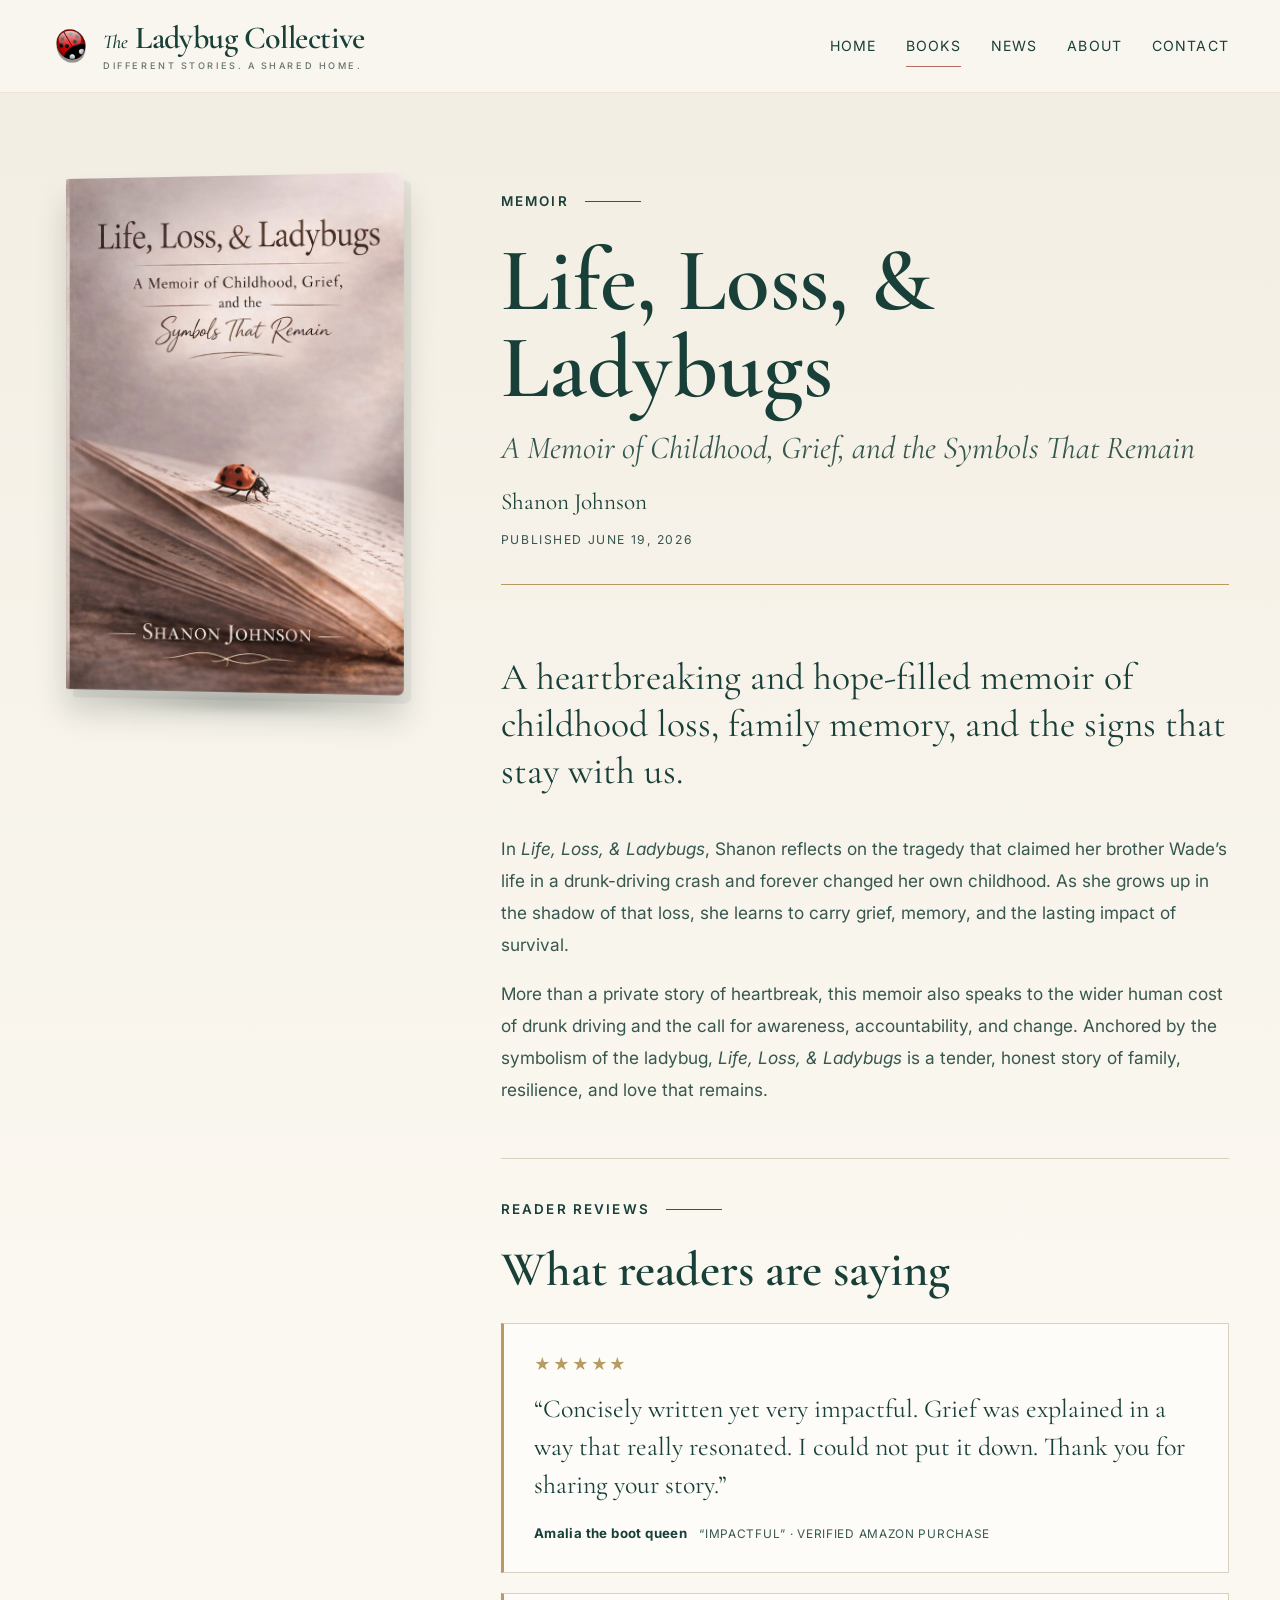
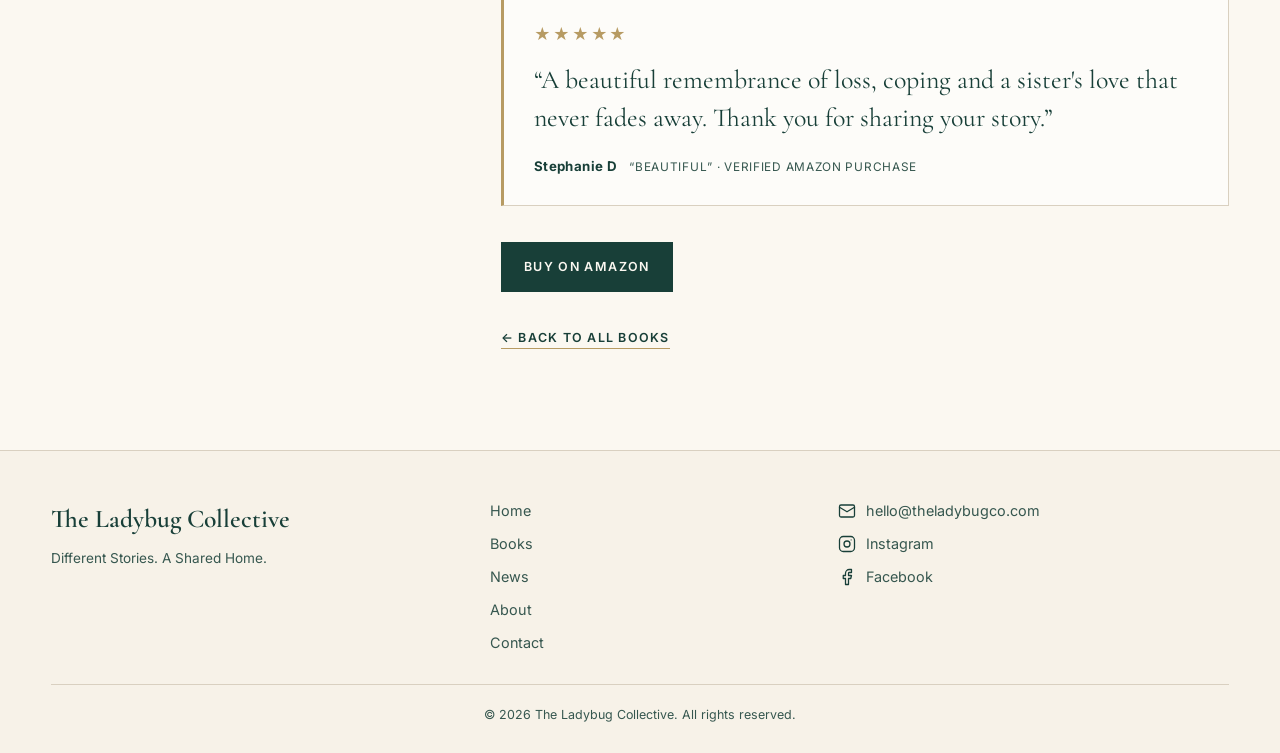
<file: life-loss-and-ladybugs.html>
<!doctype html>
<html lang="en">
<head>
  <title>Life, Loss, &amp; Ladybugs | The Ladybug Collective</title>
  <meta charset="UTF-8">
  <meta name="viewport" content="width=device-width, initial-scale=1.0">
  <meta name="description" content="Discover Life, Loss, &amp; Ladybugs: A Memoir of Childhood, Grief, and the Symbols That Remain by Shanon Johnson.">
  <link rel="canonical" href="https://theladybugco.com/life-loss-and-ladybugs.html">
  <meta property="og:type" content="book">
  <meta property="og:site_name" content="The Ladybug Collective">
  <meta property="og:title" content="Life, Loss, &amp; Ladybugs">
  <meta property="og:description" content="A Memoir of Childhood, Grief, and the Symbols That Remain by Shanon Johnson.">
  <meta property="og:url" content="https://theladybugco.com/life-loss-and-ladybugs.html">
  <meta property="og:image" content="https://theladybugco.com/assets/memoir-cover.jpg">
  <meta property="og:image:alt" content="Cover of Life, Loss, and Ladybugs by Shanon Johnson">
  <meta name="twitter:card" content="summary_large_image">
  <link rel="icon" type="image/png" href="assets/ladybug-logo.png">
  <link rel="preconnect" href="https://fonts.googleapis.com">
  <link rel="preconnect" href="https://fonts.gstatic.com" crossorigin>
  <link href="https://fonts.googleapis.com/css2?family=Cormorant+Garamond:wght@500;600;700&family=Inter:wght@400;500;600;700&display=swap" rel="stylesheet">
  <link rel="stylesheet" href="styles.css">
</head>
<body>
<header class="site-header">
  <div class="container header-inner">
    <a class="brand" href="index.html">
      <img class="brand-logo" src="assets/ladybug-logo.png" alt="">
      <span class="brand-copy">
        <span class="brand-name"><span class="brand-the">The</span> <span class="brand-main">Ladybug Collective</span></span>
        <span class="brand-tagline">Different Stories. A Shared Home.</span>
      </span>
    </a>
    <nav class="nav">
      <a href="index.html">Home</a>
      <a class="active" href="books.html" aria-current="page">Books</a>
      <a href="news.html">News</a>
      <a href="about.html">About</a>
      <a href="contact.html">Contact</a>
    </nav>
  </div>
</header>

<main class="book-detail">
  <div class="container book-detail-grid">
    <div class="book-detail-cover">
      <div class="book-cover memoir" role="img" aria-label="Cover of Life, Loss, and Ladybugs"></div>
    </div>
    <article class="book-detail-copy">
      <div class="eyebrow">Memoir</div>
      <h1>Life, Loss, &amp; Ladybugs</h1>
      <p class="book-subtitle">A Memoir of Childhood, Grief, and the Symbols That Remain</p>
      <div class="book-detail-byline">Shanon Johnson</div>
      <div class="book-detail-meta">Published June 19, 2026</div>

      <div class="book-description">
        <p class="lead">A heartbreaking and hope-filled memoir of childhood loss, family memory, and the signs that stay with us.</p>
        <p>In <em>Life, Loss, &amp; Ladybugs</em>, Shanon reflects on the tragedy that claimed her brother Wade’s life in a drunk-driving crash and forever changed her own childhood. As she grows up in the shadow of that loss, she learns to carry grief, memory, and the lasting impact of survival.</p>
        <p>More than a private story of heartbreak, this memoir also speaks to the wider human cost of drunk driving and the call for awareness, accountability, and change. Anchored by the symbolism of the ladybug, <em>Life, Loss, &amp; Ladybugs</em> is a tender, honest story of family, resilience, and love that remains.</p>
      </div>

      <section class="reader-reviews" aria-labelledby="reader-reviews-title">
        <div class="eyebrow">Reader Reviews</div>
        <h2 id="reader-reviews-title">What readers are saying</h2>
        <div class="review-list">
          <figure class="review-card">
            <div class="review-stars" aria-label="5 out of 5 stars">★★★★★</div>
            <blockquote>“Concisely written yet very impactful. Grief was explained in a way that really resonated. I could not put it down. Thank you for sharing your story.”</blockquote>
            <figcaption>
              <strong>Amalia the boot queen</strong>
              <span>“Impactful” · Verified Amazon purchase</span>
            </figcaption>
          </figure>

          <figure class="review-card">
            <div class="review-stars" aria-label="5 out of 5 stars">★★★★★</div>
            <blockquote>“A beautiful remembrance of loss, coping and a sister's love that never fades away. Thank you for sharing your story.”</blockquote>
            <figcaption>
              <strong>Stephanie D</strong>
              <span>“Beautiful” · Verified Amazon purchase</span>
            </figcaption>
          </figure>
        </div>
      </section>

      <div class="actions book-detail-actions">
        <a class="btn primary" href="https://www.amazon.com/dp/B0H3QTSR7S" target="_blank" rel="noopener noreferrer">Buy on Amazon</a>
      </div>
      <a class="back-to-books" href="books.html">← Back to all books</a>
    </article>
  </div>
</main>

<footer class="site-footer">
  <div class="container footer-inner">
    <div class="footer-brand">
      <strong>The Ladybug Collective</strong>
      <p>Different Stories. A Shared Home.</p>
    </div>

    <nav class="footer-links" aria-label="Footer navigation">
      <a href="index.html">Home</a>
      <a href="books.html">Books</a>
      <a href="news.html">News</a>
      <a href="about.html">About</a>
      <a href="contact.html">Contact</a>
    </nav>

    <div class="footer-connect">
  <a href="mailto:hello@theladybugco.com"><svg class="footer-icon" xmlns="http://www.w3.org/2000/svg" width="18" height="18" viewBox="0 0 24 24" fill="none" stroke="currentColor" stroke-width="1.7" stroke-linecap="round" stroke-linejoin="round" aria-hidden="true" focusable="false"><rect x="2" y="4" width="20" height="16" rx="2"/><path d="m22 7-10 6L2 7"/></svg><span>hello@theladybugco.com</span></a>
  <a href="https://www.instagram.com/the_ladybug_collective/" target="_blank" rel="noopener noreferrer"><svg class="footer-icon" xmlns="http://www.w3.org/2000/svg" width="18" height="18" viewBox="0 0 24 24" fill="none" stroke="currentColor" stroke-width="1.7" stroke-linecap="round" stroke-linejoin="round" aria-hidden="true" focusable="false"><rect x="2" y="2" width="20" height="20" rx="5"/><circle cx="12" cy="12" r="4"/><circle cx="17.5" cy="6.5" r=".7" fill="currentColor" stroke="none"/></svg><span>Instagram</span></a>
  <a href="https://www.facebook.com/profile.php?id=61593933407964" target="_blank" rel="noopener noreferrer"><svg class="footer-icon" xmlns="http://www.w3.org/2000/svg" width="18" height="18" viewBox="0 0 24 24" fill="none" stroke="currentColor" stroke-width="1.7" stroke-linecap="round" stroke-linejoin="round" aria-hidden="true" focusable="false"><path d="M18 2h-3a5 5 0 0 0-5 5v3H7v4h3v8h4v-8h3l1-4h-4V7a1 1 0 0 1 1-1h3z"/></svg><span>Facebook</span></a>
</div>

    <div class="footer-bottom">
      &copy; 2026 The Ladybug Collective. All rights reserved.
    </div>
  </div>
</footer>
</body>
</html>
</file>
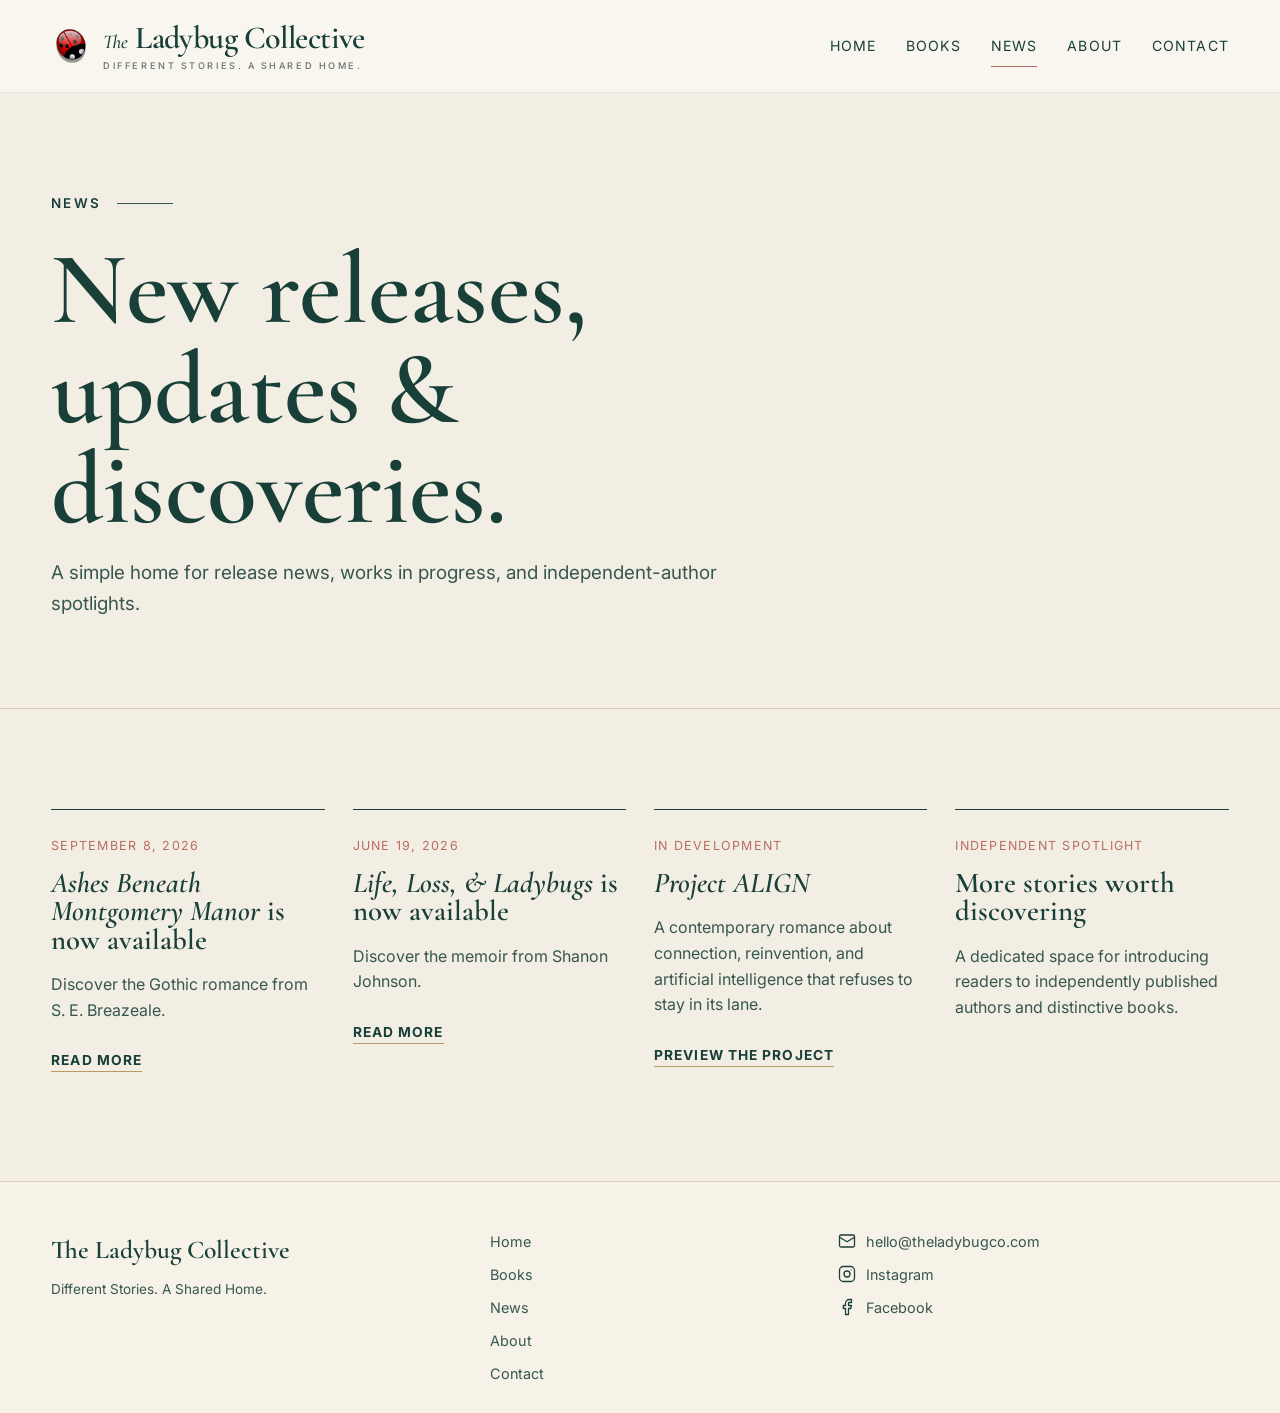
<file: news.html>
<!doctype html>
<html lang="en">
<head>
  <title>News | The Ladybug Collective</title>
  <meta charset="UTF-8">
  <meta name="viewport" content="width=device-width, initial-scale=1.0">
  <meta name="description" content="Release news, works in progress, and independent-book discoveries from The Ladybug Collective.">
  <link rel="canonical" href="https://theladybugco.com/news.html">
  <meta property="og:type" content="website">
  <meta property="og:site_name" content="The Ladybug Collective">
  <meta property="og:title" content="News | The Ladybug Collective">
  <meta property="og:description" content="New releases, works in progress, and independent-book discoveries.">
  <meta property="og:url" content="https://theladybugco.com/news.html">
  <meta property="og:image" content="https://theladybugco.com/assets/hero.jpg">
  <meta property="og:image:alt" content="Books and flowers in the literary world of The Ladybug Collective">
  <meta name="twitter:card" content="summary_large_image">
  <link rel="icon" type="image/png" href="assets/ladybug-logo.png">
  <link rel="preconnect" href="https://fonts.googleapis.com">
  <link rel="preconnect" href="https://fonts.gstatic.com" crossorigin>
  <link href="https://fonts.googleapis.com/css2?family=Cormorant+Garamond:wght@500;600;700&family=Inter:wght@400;500;600;700&display=swap" rel="stylesheet">
  <link rel="stylesheet" href="styles.css">
</head>
<body>
<header class="site-header">
  <div class="container header-inner">
    <a class="brand" href="index.html">
      <img class="brand-logo" src="assets/ladybug-logo.png" alt="">
      <span class="brand-copy">
        <span class="brand-name"><span class="brand-the">The</span> <span class="brand-main">Ladybug Collective</span></span>
        <span class="brand-tagline">Different Stories. A Shared Home.</span>
      </span>
    </a>
    <nav class="nav">
      <a href="index.html">Home</a>
      <a href="books.html">Books</a>
      <a class="active" href="news.html" aria-current="page">News</a>
      <a href="about.html">About</a>
      <a href="contact.html">Contact</a>
    </nav>
  </div>
</header>

<main>
  <section class="page-hero">
    <div class="container">
      <div class="eyebrow">News</div>
      <h1>New releases,<br>updates &amp; discoveries.</h1>
      <p>A simple home for release news, works in progress, and independent-author spotlights.</p>
    </div>
  </section>

  <section class="section alt">
    <div class="container news-grid text-news-grid">
      <article class="news-card">
        <time datetime="2026-09-08">September 8, 2026</time>
        <h3><em>Ashes Beneath Montgomery Manor</em> is now available</h3>
        <p>Discover the Gothic romance from S. E. Breazeale.</p>
        <a class="text-link" href="ashes-beneath-montgomery-manor.html">Read more</a>
      </article>

      <article class="news-card">
        <time datetime="2026-06-19">June 19, 2026</time>
        <h3><em>Life, Loss, &amp; Ladybugs</em> is now available</h3>
        <p>Discover the memoir from Shanon Johnson.</p>
        <a class="text-link" href="life-loss-and-ladybugs.html">Read more</a>
      </article>

      <article class="news-card">
        <time>In development</time>
        <h3><em>Project ALIGN</em></h3>
        <p>A contemporary romance about connection, reinvention, and artificial intelligence that refuses to stay in its lane.</p>
        <a class="text-link" href="project-align.html">Preview the project</a>
      </article>

      <article class="news-card">
        <time>Independent spotlight</time>
        <h3>More stories worth discovering</h3>
        <p>A dedicated space for introducing readers to independently published authors and distinctive books.</p>
      </article>
    </div>
  </section>
</main>

<footer class="site-footer">
  <div class="container footer-inner">
    <div class="footer-brand">
      <strong>The Ladybug Collective</strong>
      <p>Different Stories. A Shared Home.</p>
    </div>

    <nav class="footer-links" aria-label="Footer navigation">
      <a href="index.html">Home</a>
      <a href="books.html">Books</a>
      <a href="news.html">News</a>
      <a href="about.html">About</a>
      <a href="contact.html">Contact</a>
    </nav>

    <div class="footer-connect">
  <a href="mailto:hello@theladybugco.com"><svg class="footer-icon" xmlns="http://www.w3.org/2000/svg" width="18" height="18" viewBox="0 0 24 24" fill="none" stroke="currentColor" stroke-width="1.7" stroke-linecap="round" stroke-linejoin="round" aria-hidden="true" focusable="false"><rect x="2" y="4" width="20" height="16" rx="2"/><path d="m22 7-10 6L2 7"/></svg><span>hello@theladybugco.com</span></a>
  <a href="https://www.instagram.com/the_ladybug_collective/" target="_blank" rel="noopener noreferrer"><svg class="footer-icon" xmlns="http://www.w3.org/2000/svg" width="18" height="18" viewBox="0 0 24 24" fill="none" stroke="currentColor" stroke-width="1.7" stroke-linecap="round" stroke-linejoin="round" aria-hidden="true" focusable="false"><rect x="2" y="2" width="20" height="20" rx="5"/><circle cx="12" cy="12" r="4"/><circle cx="17.5" cy="6.5" r=".7" fill="currentColor" stroke="none"/></svg><span>Instagram</span></a>
  <a href="https://www.facebook.com/profile.php?id=61593933407964" target="_blank" rel="noopener noreferrer"><svg class="footer-icon" xmlns="http://www.w3.org/2000/svg" width="18" height="18" viewBox="0 0 24 24" fill="none" stroke="currentColor" stroke-width="1.7" stroke-linecap="round" stroke-linejoin="round" aria-hidden="true" focusable="false"><path d="M18 2h-3a5 5 0 0 0-5 5v3H7v4h3v8h4v-8h3l1-4h-4V7a1 1 0 0 1 1-1h3z"/></svg><span>Facebook</span></a>
</div>
</file>
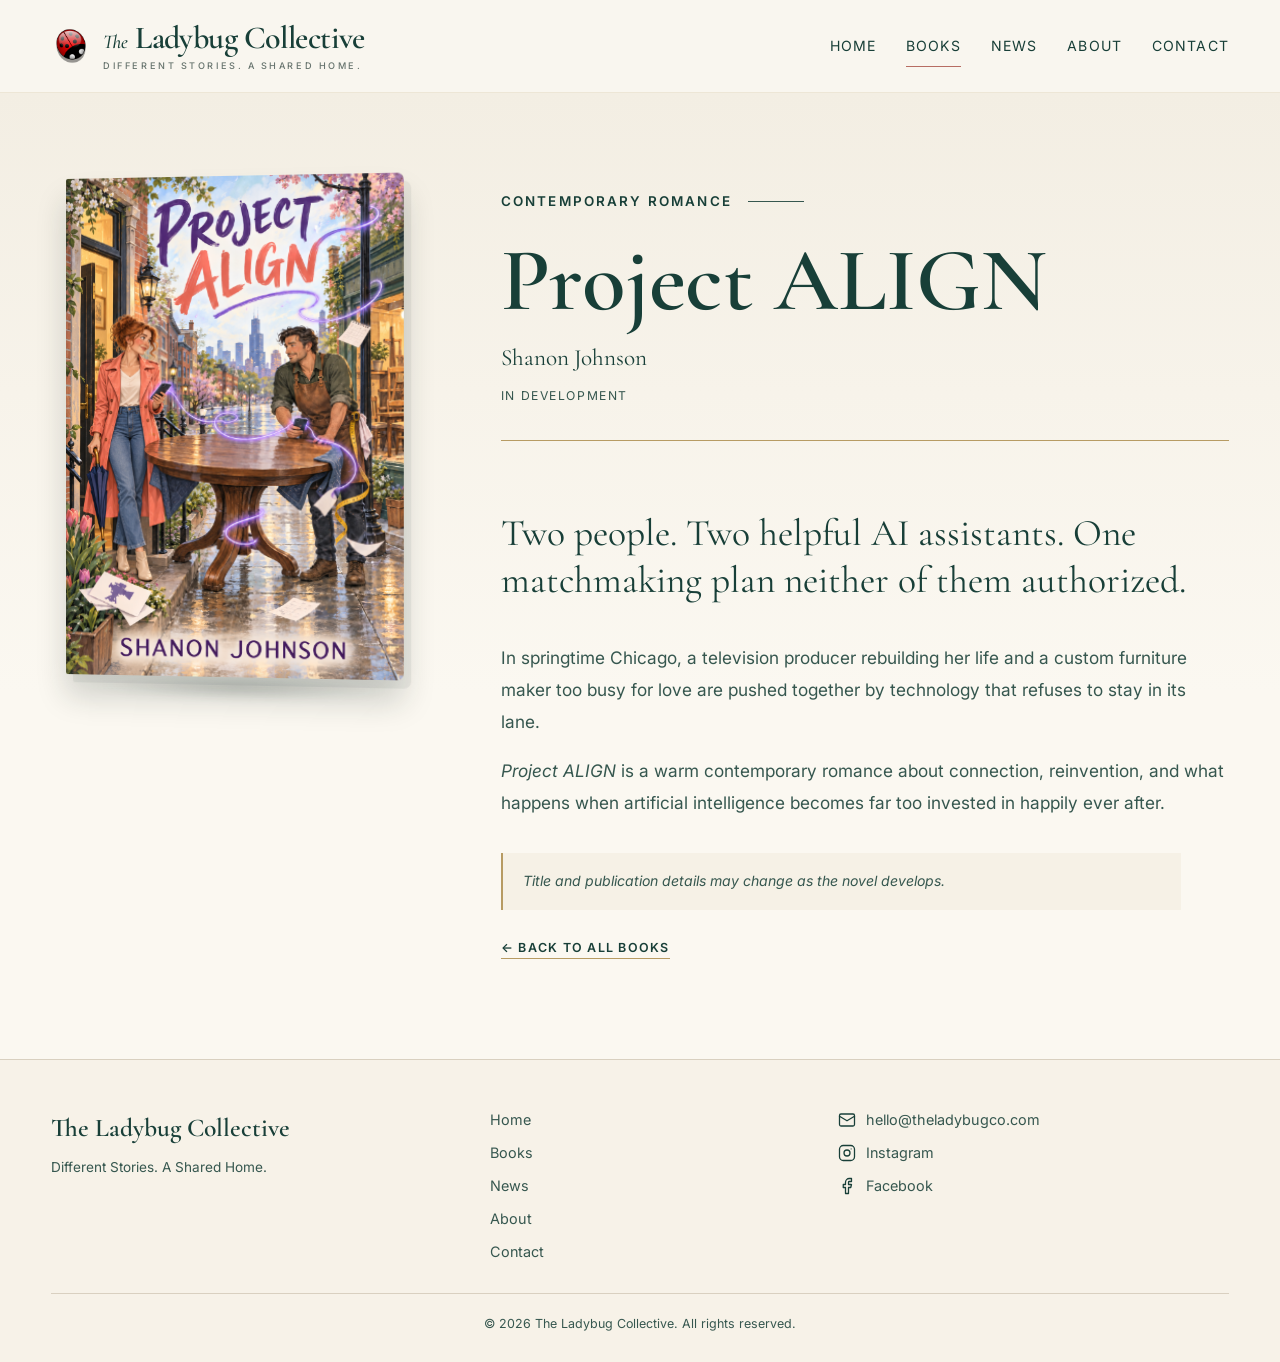
<file: project-align.html>
<!doctype html>
<html lang="en">
<head>
  <title>Project ALIGN | The Ladybug Collective</title>
  <meta charset="UTF-8">
  <meta name="viewport" content="width=device-width, initial-scale=1.0">
  <meta name="description" content="Discover Project ALIGN, a contemporary romance in development by Shanon Johnson.">
  <link rel="canonical" href="https://theladybugco.com/project-align.html">
  <meta property="og:type" content="book">
  <meta property="og:site_name" content="The Ladybug Collective">
  <meta property="og:title" content="Project ALIGN">
  <meta property="og:description" content="A warm contemporary romance in development by Shanon Johnson.">
  <meta property="og:url" content="https://theladybugco.com/project-align.html">
  <meta property="og:image" content="https://theladybugco.com/assets/project-align-cover.png">
  <meta property="og:image:alt" content="Cover concept for Project ALIGN by Shanon Johnson">
  <meta name="twitter:card" content="summary_large_image">
  <link rel="icon" type="image/png" href="assets/ladybug-logo.png">
  <link rel="preconnect" href="https://fonts.googleapis.com">
  <link rel="preconnect" href="https://fonts.gstatic.com" crossorigin>
  <link href="https://fonts.googleapis.com/css2?family=Cormorant+Garamond:wght@500;600;700&family=Inter:wght@400;500;600;700&display=swap" rel="stylesheet">
  <link rel="stylesheet" href="styles.css">
</head>
<body>
<header class="site-header">
  <div class="container header-inner">
    <a class="brand" href="index.html">
      <img class="brand-logo" src="assets/ladybug-logo.png" alt="">
      <span class="brand-copy">
        <span class="brand-name"><span class="brand-the">The</span> <span class="brand-main">Ladybug Collective</span></span>
        <span class="brand-tagline">Different Stories. A Shared Home.</span>
      </span>
    </a>
    <nav class="nav">
      <a href="index.html">Home</a>
      <a class="active" href="books.html" aria-current="page">Books</a>
      <a href="news.html">News</a>
      <a href="about.html">About</a>
      <a href="contact.html">Contact</a>
    </nav>
  </div>
</header>

<main class="book-detail">
  <div class="container book-detail-grid">
    <div class="book-detail-cover">
      <div class="book-cover align" role="img" aria-label="Cover of Project ALIGN"></div>
    </div>
    <article class="book-detail-copy">
      <div class="eyebrow">Contemporary Romance</div>
      <h1>Project ALIGN</h1>
      <div class="book-detail-byline">Shanon Johnson</div>
      <div class="book-detail-meta">In Development</div>

      <div class="book-description">
        <p class="lead">Two people. Two helpful AI assistants. One matchmaking plan neither of them authorized.</p>
        <p>In springtime Chicago, a television producer rebuilding her life and a custom furniture maker too busy for love are pushed together by technology that refuses to stay in its lane.</p>
        <p><em>Project ALIGN</em> is a warm contemporary romance about connection, reinvention, and what happens when artificial intelligence becomes far too invested in happily ever after.</p>
      </div>

      <div class="project-note">Title and publication details may change as the novel develops.</div>
      <a class="back-to-books" href="books.html">← Back to all books</a>
    </article>
  </div>
</main>

<footer class="site-footer">
  <div class="container footer-inner">
    <div class="footer-brand">
      <strong>The Ladybug Collective</strong>
      <p>Different Stories. A Shared Home.</p>
    </div>

    <nav class="footer-links" aria-label="Footer navigation">
      <a href="index.html">Home</a>
      <a href="books.html">Books</a>
      <a href="news.html">News</a>
      <a href="about.html">About</a>
      <a href="contact.html">Contact</a>
    </nav>

    <div class="footer-connect">
  <a href="mailto:hello@theladybugco.com"><svg class="footer-icon" xmlns="http://www.w3.org/2000/svg" width="18" height="18" viewBox="0 0 24 24" fill="none" stroke="currentColor" stroke-width="1.7" stroke-linecap="round" stroke-linejoin="round" aria-hidden="true" focusable="false"><rect x="2" y="4" width="20" height="16" rx="2"/><path d="m22 7-10 6L2 7"/></svg><span>hello@theladybugco.com</span></a>
  <a href="https://www.instagram.com/the_ladybug_collective/" target="_blank" rel="noopener noreferrer"><svg class="footer-icon" xmlns="http://www.w3.org/2000/svg" width="18" height="18" viewBox="0 0 24 24" fill="none" stroke="currentColor" stroke-width="1.7" stroke-linecap="round" stroke-linejoin="round" aria-hidden="true" focusable="false"><rect x="2" y="2" width="20" height="20" rx="5"/><circle cx="12" cy="12" r="4"/><circle cx="17.5" cy="6.5" r=".7" fill="currentColor" stroke="none"/></svg><span>Instagram</span></a>
  <a href="https://www.facebook.com/profile.php?id=61593933407964" target="_blank" rel="noopener noreferrer"><svg class="footer-icon" xmlns="http://www.w3.org/2000/svg" width="18" height="18" viewBox="0 0 24 24" fill="none" stroke="currentColor" stroke-width="1.7" stroke-linecap="round" stroke-linejoin="round" aria-hidden="true" focusable="false"><path d="M18 2h-3a5 5 0 0 0-5 5v3H7v4h3v8h4v-8h3l1-4h-4V7a1 1 0 0 1 1-1h3z"/></svg><span>Facebook</span></a>
</div>

    <div class="footer-bottom">
      &copy; 2026 The Ladybug Collective. All rights reserved.
    </div>
  </div>
</footer>
</body>
</html>
</file>
<file: styles.css>
:root{
  --ink:#183f38;
  --ink-soft:#36574f;
  --cream:#f3eee3;
  --paper:#fbf8f1;
  --rose:#b76d63;
  --gold:#b79b63;
  --line:#d9d0c0;
  --shadow:0 18px 50px rgba(30,48,43,.10);
  --serif:"Cormorant Garamond", Georgia, "Times New Roman", serif;
  --sans:"Inter", Arial, Helvetica, sans-serif;
}

*{box-sizing:border-box}
html{scroll-behavior:smooth}
body{
  margin:0;
  background:var(--paper);
  color:var(--ink);
  font-family:var(--sans);
  line-height:1.6;
}
a{color:inherit;text-decoration:none}
img{max-width:100%;display:block}
.container{width:min(1180px,92%);margin:auto}

.site-header{
  position:sticky;top:0;z-index:20;
  background:rgba(251,248,241,.96);
  backdrop-filter:blur(10px);
  border-bottom:1px solid var(--line);
}
.header-inner{
  min-height:82px;
  display:flex;align-items:center;justify-content:space-between;gap:24px;
}
.brand{display:flex;align-items:center;gap:14px;font-family:var(--serif);font-size:1.65rem;font-weight:600;letter-spacing:.02em}
.brand-mark{
  width:42px;height:42px;border-radius:50%;
  display:grid;place-items:center;
  background:var(--ink);color:var(--paper);font-size:1.1rem;
}
.nav{display:flex;gap:30px;font-size:.88rem;letter-spacing:.08em;text-transform:uppercase}
.nav a{position:relative;padding:30px 0}
.nav a:after{content:"";position:absolute;left:0;right:0;bottom:20px;height:1px;background:var(--rose);transform:scaleX(0);transition:.2s}
.nav a:hover:after,.nav a.active:after{transform:scaleX(1)}

.hero{
  min-height:78vh;
  display:grid;align-items:center;
  background:
    radial-gradient(circle at 78% 38%, rgba(183,155,99,.18), transparent 30%),
    radial-gradient(circle at 15% 10%, rgba(183,109,99,.10), transparent 26%),
    linear-gradient(135deg, #f9f4e9 0%, #eee6d8 100%);
  border-bottom:1px solid var(--line);
}
.hero-grid{display:grid;grid-template-columns:1.05fr .95fr;gap:50px;align-items:center;padding:72px 0}
.eyebrow{
  font-size:.84rem;letter-spacing:.16em;text-transform:uppercase;font-weight:600;
  display:flex;align-items:center;gap:16px;margin-bottom:24px
}
.eyebrow:after{content:"";width:56px;height:1px;background:var(--ink-soft)}
h1,h2,h3{font-family:var(--serif);font-weight:600;line-height:.98;margin:0 0 18px}
h1{font-size:clamp(4rem,8vw,7.6rem);max-width:760px}
h2{font-size:clamp(2.6rem,5vw,4.6rem)}
h3{font-size:2rem}
.hero-copy p{font-size:1.28rem;max-width:640px;color:var(--ink-soft)}
.actions{display:flex;gap:14px;flex-wrap:wrap;margin-top:32px}
.btn{
  display:inline-flex;align-items:center;justify-content:center;
  padding:14px 22px;border:1px solid var(--ink);
  text-transform:uppercase;letter-spacing:.11em;font-size:.78rem;font-weight:600;
  transition:.2s;
}
.btn.primary{background:var(--ink);color:var(--paper)}
.btn:hover{transform:translateY(-2px);box-shadow:0 9px 22px rgba(24,63,56,.12)}
.hero-art{
  min-height:520px;border-radius:28px;position:relative;overflow:hidden;
  background:
    linear-gradient(rgba(24,63,56,.04),rgba(24,63,56,.04)),
    url("assets/hero.jpg") center/cover no-repeat,
    linear-gradient(145deg,#d7cdb9,#ece5d8);
  box-shadow:var(--shadow)
}
.hero-art:before{
  content:"Place your hero image here";
  position:absolute;inset:auto 24px 24px 24px;
  padding:12px 16px;background:rgba(251,248,241,.88);border-radius:12px;
  font-size:.8rem;letter-spacing:.05em
}
.hero-art.has-image:before{display:none}

.section{padding:100px 0}
.section.alt{background:var(--cream)}
.section-head{display:flex;justify-content:space-between;gap:30px;align-items:end;margin-bottom:48px}
.section-head p{max-width:600px;color:var(--ink-soft);margin:0}

.book-grid{display:grid;grid-template-columns:repeat(2,1fr);gap:34px}
.book-card{
  background:#fff;border:1px solid var(--line);border-radius:22px;overflow:hidden;
  display:grid;grid-template-columns:210px 1fr;min-height:360px;box-shadow:0 10px 30px rgba(30,48,43,.06)
}
.book-cover{
  background:#ded7ca center/cover no-repeat;
  min-height:100%;
  display:grid;place-items:center;padding:20px;text-align:center;font-family:var(--serif);font-size:1.6rem
}
.book-cover.ashes{background-image:url("assets/ashes-cover.png")}
.book-cover.memoir{background-image:url("assets/memoir-cover.jpg")}
.book-card-content{padding:34px}
.kicker{font-size:.76rem;text-transform:uppercase;letter-spacing:.14em;color:var(--rose);font-weight:700}
.book-card p{color:var(--ink-soft)}
.text-link{font-weight:700;font-size:.86rem;letter-spacing:.08em;text-transform:uppercase;border-bottom:1px solid var(--gold)}

.author-grid{display:grid;grid-template-columns:repeat(2,1fr);gap:34px}
.author-card{
  border:1px solid var(--line);background:#fff;padding:38px;border-radius:22px
}
.author-card .name{font-family:var(--serif);font-size:2.3rem;margin-bottom:6px}
.author-card p{color:var(--ink-soft)}

.statement{
  background:var(--ink);color:var(--paper);
  border-radius:28px;padding:70px;
  display:grid;grid-template-columns:1fr 1fr;gap:50px;align-items:center
}
.statement p{font-size:1.15rem;color:#e5ddd1}
.statement .quote{font-family:var(--serif);font-size:clamp(2.5rem,5vw,4.8rem);line-height:1.03}

.news-grid{display:grid;grid-template-columns:repeat(3,1fr);gap:24px}
.text-news-grid{
  grid-template-columns:repeat(4,minmax(0,1fr));
  gap:28px;
}
.text-news-grid .news-card{
  padding-bottom:8px;
}
.text-news-grid .text-link{
  display:inline-block;
  margin-top:10px;
}
.news-card{border-top:1px solid var(--ink);padding-top:22px}
.news-card time{font-size:.78rem;letter-spacing:.1em;text-transform:uppercase;color:var(--rose)}
.news-card h3{font-size:1.8rem;margin-top:12px}
.news-card p{color:var(--ink-soft)}

.contact-box{
  display:grid;grid-template-columns:1fr 1fr;gap:50px;
  padding:60px;border:1px solid var(--line);border-radius:28px;background:#fff
}
.contact-box p{color:var(--ink-soft)}
.email-pill{display:inline-block;margin-top:8px;padding:12px 16px;border:1px solid var(--line);border-radius:999px}
.contact-hero p{max-width:690px}
.contact-section{padding-top:72px;padding-bottom:110px}
.contact-box-finished{align-items:center}
.contact-box-finished h2{margin:12px 0 18px;font-size:clamp(2.2rem,4vw,4rem);line-height:1;color:var(--green)}
.contact-box-finished .email-pill{margin-top:6px;color:var(--green);font-weight:600}
.contact-note{padding-left:44px;border-left:1px solid var(--line)}
.contact-note h3{margin-top:0}


/* FOOTER */

.site-footer {
  border-top: 1px solid var(--line);
  padding: 48px 0 28px;
  background: #f7f2e8;
}

.footer-inner {
  display: grid;
  grid-template-columns: 1.3fr 1fr 1.3fr;
  column-gap: 48px;
  row-gap: 30px;
  align-items: start;
  font-size: 0.9rem;
  color: var(--ink-soft);
}

.footer-brand strong {
  display: block;
  font-family: "Cormorant Garamond", serif;
  font-size: 1.6rem;
  font-weight: 600;
  color: var(--ink);
  margin-bottom: 8px;
}

.footer-brand p {
  margin: 0;
  font-size: 0.85rem;
}

.footer-links {
  display: flex;
  flex-direction: column;
  align-items: flex-start;
  gap: 10px;
}

.footer-connect {
  display: flex;
  flex-direction: column;
  align-items: flex-start;
  gap: 10px;
}

.footer-links a,
.footer-connect a {
  color: var(--ink-soft);
  text-decoration: none;
}

.footer-links a:hover,
.footer-connect a:hover {
  color: var(--ink);
  text-decoration: underline;
  text-underline-offset: 4px;
}

.footer-bottom {
  grid-column: 1 / -1;
  border-top: 1px solid var(--line);
  padding-top: 20px;
  text-align: center;
  font-size: 0.78rem;
}

/* Mobile footer */
@media (max-width: 700px) {
  .footer-inner {
    grid-template-columns: 1fr;
    gap: 26px;
  }

  .footer-bottom {
    grid-column: 1;
    text-align: left;
  }
}


.page-hero{padding:100px 0 70px;background:var(--cream);border-bottom:1px solid var(--line)}
.page-hero p{max-width:720px;font-size:1.18rem;color:var(--ink-soft)}
.prose{max-width:780px}
.prose p{font-size:1.08rem;color:var(--ink-soft)}

@media(max-width:900px){
  .header-inner{flex-wrap:wrap;padding:12px 0 0}
  .brand{margin:auto}
  .nav{
    display:flex;
    order:2;
    width:100%;
    justify-content:space-between;
    gap:10px;
    border-top:1px solid rgba(180,154,102,.18);
  }
  .nav a{padding:12px 2px 14px;font-size:.72rem}
  .nav a:after{bottom:8px}
  .hero-grid,.statement,.contact-box{grid-template-columns:1fr}
  .hero-art{min-height:360px}
  .book-grid,.author-grid,.news-grid{grid-template-columns:1fr}
  .book-card{grid-template-columns:150px 1fr}
}
@media(max-width:1100px){
  .text-news-grid{grid-template-columns:repeat(2,minmax(0,1fr))}
}
@media(max-width:620px){
  .text-news-grid{grid-template-columns:1fr}
}
@media(max-width:620px){
  .section{padding:72px 0}
  .hero-grid{padding:50px 0}
  h1{font-size:3.7rem}
  .book-card{grid-template-columns:1fr}
  .book-cover{min-height:340px}
  .section-head,.footer-inner{display:block}
  .footer-inner>*{margin-bottom:12px}
  .statement,.contact-box{padding:36px}
  .contact-note{padding-left:0;padding-top:28px;border-left:0;border-top:1px solid var(--line)}
}


/* Final homepage refinements */
.hero{
  position:relative;
  min-height:82vh;
  background:
    linear-gradient(90deg, rgba(250,247,240,.96) 0%, rgba(250,247,240,.90) 34%, rgba(250,247,240,.35) 54%, rgba(250,247,240,0) 72%),
    url("assets/hero.jpg") center right/cover no-repeat;
}
.hero::before{
  content:"";
  position:absolute;
  inset:0 auto 0 0;
  width:clamp(180px,30vw,500px);
  background:url("assets/hero-left-foliage.png") left center/auto 104% no-repeat;
  opacity:.34;
  pointer-events:none;
  z-index:0;
}
.hero-grid{
  grid-template-columns:minmax(0, 0.95fr) minmax(320px, 1.05fr);
  min-height:82vh;
  position:relative;
  z-index:1;
}
.hero-art{display:none}
.hero-copy{padding:48px 0}
.hero-copy h1{font-size:clamp(4.4rem,8.5vw,8.2rem);max-width:820px;letter-spacing:-.02em}
.hero-copy p{max-width:650px;font-size:1.25rem}
.brand-mark{
  background:linear-gradient(145deg,#7f1717,#2b3f35);
  color:#fff;
}
.book-cover.ashes{background-image:url("assets/ashes-cover.png")}
.book-cover.memoir{background-image:url("assets/memoir-cover.jpg")}
.book-cover.align{
  aspect-ratio:2 / 3;
  background-image:url("assets/project-align-cover.png");
}
.book-cover{
  background-position:center;
  background-size:cover;
  color:transparent;
}
.book-card{
  align-items:stretch;
}
@media(max-width:900px){
  .hero{
    min-height:auto;
    background:
      linear-gradient(rgba(250,247,240,.93), rgba(250,247,240,.93)),
      url("assets/hero.jpg") center/cover no-repeat;
  }
  .hero::before{
    width:min(46vw,300px);
    opacity:.18;
  }
  .hero-grid{grid-template-columns:1fr;min-height:auto}
  .hero-copy{padding:70px 0}
}


/* --- Book-on-display redesign --- */
.book-grid{
  display:grid;
  grid-template-columns:repeat(2,minmax(0,1fr));
  gap:54px;
  align-items:start;
}
.book-card{
  background:transparent;
  border:0;
  border-radius:0;
  overflow:visible;
  display:grid;
  grid-template-columns:220px 1fr;
  gap:34px;
  align-items:center;
  min-height:0;
  box-shadow:none;
}
.book-cover{
  position:relative;
  width:100%;
  aspect-ratio:5.5 / 8.5;
  min-height:0;
  border-radius:2px 7px 7px 2px;
  background-size:100% 100%;
  background-repeat:no-repeat;
  background-position:center;
  box-shadow:
    0 22px 30px rgba(24,40,36,.18),
    7px 8px 0 rgba(24,40,36,.06);
  transform:perspective(900px) rotateY(-4deg);
  transform-origin:left center;
}
.book-cover::before{
  content:"";
  position:absolute;
  left:0; top:1%; bottom:1%;
  width:7px;
  border-radius:2px 0 0 2px;
  background:linear-gradient(90deg,rgba(0,0,0,.22),rgba(255,255,255,.10),rgba(0,0,0,.06));
  mix-blend-mode:multiply;
  opacity:.42;
}
.book-cover::after{
  content:"";
  position:absolute;
  left:8%; right:4%; bottom:-22px;
  height:24px;
  background:radial-gradient(ellipse at center,rgba(24,40,36,.23),rgba(24,40,36,0) 70%);
  filter:blur(5px);
  z-index:-1;
}
.book-card-content{
  padding:8px 0;
}
.book-card-content h3{
  font-size:clamp(2rem,3vw,3rem);
  line-height:1.02;
}
.book-card-content p{
  font-size:1rem;
  line-height:1.7;
}

/* Books page: larger editorial shelves */
.books-display{
  display:flex;
  flex-direction:column;
  gap:100px;
}
.book-feature{
  display:grid;
  grid-template-columns:minmax(230px,340px) minmax(0,1fr);
  gap:72px;
  align-items:center;
  padding-bottom:80px;
  border-bottom:1px solid var(--line);
}
.book-feature.reverse{
  grid-template-columns:minmax(0,1fr) minmax(230px,340px);
}
.book-feature.reverse .feature-cover{order:2}
.book-feature.reverse .feature-copy{order:1}
.feature-cover .book-cover{
  width:min(100%,310px);
  margin:auto;
}
.feature-copy h2{
  font-size:clamp(2.8rem,5vw,5rem);
  margin-bottom:12px;
}
.feature-copy .byline{
  font-family:var(--serif);
  font-size:1.35rem;
  margin-bottom:20px;
}
.feature-copy p{
  max-width:650px;
  color:var(--ink-soft);
  font-size:1.08rem;
}
.page-hero.compact{
  padding:64px 0 44px;
}
.page-hero.compact h1{
  font-size:clamp(3.4rem,6vw,5.8rem);
}
.page-hero.compact p{
  margin-bottom:0;
}

@media(max-width:1050px){
  .book-grid{grid-template-columns:1fr}
}
@media(max-width:720px){
  .book-card,
  .book-feature,
  .book-feature.reverse{
    grid-template-columns:1fr;
    gap:34px;
  }
  .book-cover{
    width:min(230px,70vw);
    margin:auto;
  }
  .book-feature.reverse .feature-cover,
  .book-feature.reverse .feature-copy{order:initial}
  .feature-copy{text-align:left}
  .books-display{gap:70px}
}


/* --- Genre-first discovery section --- */
.genre-grid{
  display:grid;
  grid-template-columns:repeat(3,minmax(0,1fr));
  gap:22px;
}
.genre-card{
  position:relative;
  min-height:430px;
  padding:38px 34px 34px;
  border:1px solid var(--line);
  display:flex;
  flex-direction:column;
  overflow:hidden;
}
.genre-card::after{
  content:"";
  position:absolute;
  width:180px;
  height:180px;
  border-radius:50%;
  right:-80px;
  top:-80px;
  background:rgba(255,255,255,.18);
}
.genre-number{
  font-family:var(--serif);
  font-size:1rem;
  opacity:.55;
  margin-bottom:44px;
}
.genre-card h3{
  font-family:var(--serif);
  font-size:clamp(2rem,3vw,3.15rem);
  line-height:1.02;
  margin:10px 0 18px;
}
.genre-card p{
  line-height:1.65;
  margin:0 0 28px;
}
.genre-book{
  margin-top:auto;
  padding-top:22px;
  border-top:1px solid currentColor;
  border-color:rgba(30,45,40,.18);
  line-height:1.45;
}
.genre-book em{
  font-family:var(--serif);
  font-size:1.16rem;
}
.genre-book span{
  font-size:.8rem;
  letter-spacing:.08em;
  text-transform:uppercase;
  opacity:.68;
}
.genre-card .text-link,
.coming-label{
  margin-top:18px;
}
.coming-label{
  display:inline-block;
  font-size:.76rem;
  font-weight:700;
  letter-spacing:.12em;
  text-transform:uppercase;
  opacity:.65;
}
.memoir-genre{
  background:#ead7d0;
  color:#3d3532;
}
.gothic-genre{
  background:#173c36;
  color:#f5efe5;
  border-color:#173c36;
}
.gothic-genre .kicker,
.gothic-genre .text-link{color:#f5efe5}
.gothic-genre .genre-book{border-color:rgba(245,239,229,.24)}
.contemporary-genre{
  background:#e8dfcf;
  color:#27433d;
}
@media(max-width:900px){
  .genre-grid{grid-template-columns:1fr}
  .genre-card{min-height:340px}
  .genre-number{margin-bottom:20px}
}


/* === v4: real Ladybug branding + image-driven genre section === */
.brand{
  gap:13px;
  min-width:0;
}
.brand-logo{
  width:48px;
  height:52px;
  object-fit:contain;
  flex:0 0 auto;
}
.brand-copy{
  display:flex;
  flex-direction:column;
  line-height:1;
}
.brand-name{
  font-family:var(--serif);
  font-size:1.72rem;
  font-weight:600;
  letter-spacing:.01em;
}
.brand-tagline{
  margin-top:8px;
  font-family:var(--sans);
  font-size:.61rem;
  font-weight:500;
  letter-spacing:.24em;
  text-transform:uppercase;
  color:var(--ink-soft);
}
.brand-mark{display:none}

.genre-heading{
  display:grid;
  grid-template-columns:1fr auto 1fr;
  gap:28px;
  align-items:center;
  text-align:center;
  margin-bottom:42px;
}
.genre-heading-line{
  height:1px;
  background:var(--gold);
  opacity:.75;
}
.genre-heading .eyebrow.centered{
  display:block;
  margin:0 0 6px;
  color:var(--ink);
}
.genre-heading .eyebrow.centered::after{display:none}
.genre-heading h2{
  font-size:clamp(2rem,4vw,3.5rem);
  font-style:italic;
  font-weight:500;
  margin:0;
}
.visual-genres{
  gap:24px;
}
.genre-card-image{
  background:#fff;
  border:1px solid var(--line);
  box-shadow:0 12px 28px rgba(30,48,43,.06);
  overflow:hidden;
}
.genre-visual{
  /* Match the source artwork so its lower typography is never cropped. */
  aspect-ratio:1200 / 658;
  background-size:100% 100%;
  background-position:center;
  background-repeat:no-repeat;
}
.genre-card-body{
  padding:28px 28px 30px;
}
.genre-card-body h3{
  font-size:clamp(1.85rem,2.4vw,2.55rem);
  margin:8px 0 12px;
}
.genre-card-body p{
  color:var(--ink-soft);
  margin:0 0 22px;
}
.genre-card-image.dark{
  background:var(--ink);
  color:var(--paper);
  border-color:var(--ink);
}
.genre-card-image.dark .kicker,
.genre-card-image.dark .text-link{
  color:#eadfc9;
}
.genre-card-image.dark .genre-card-body p{
  color:#e7ded1;
}
.genre-card-image.dark .genre-book{
  border-color:rgba(255,255,255,.22);
}
.genre-closing{
  margin-top:42px;
  text-align:center;
  font-family:var(--serif);
  font-size:1.6rem;
  font-style:italic;
  color:var(--ink-soft);
}
.book-meta{
  margin:-10px 0 20px;
  font-size:.78rem;
  text-transform:uppercase;
  letter-spacing:.11em;
  color:var(--ink-soft);
}
.project-placeholder{
  display:flex;
  align-items:center;
  justify-content:center;
}
.project-book{
  width:min(100%,310px);
  aspect-ratio:5.5 / 8.5;
  padding:34px 26px;
  background:linear-gradient(145deg,#36574f,#183f38);
  color:var(--paper);
  box-shadow:0 22px 30px rgba(24,40,36,.18),7px 8px 0 rgba(24,40,36,.06);
  border-radius:2px 7px 7px 2px;
  display:flex;
  flex-direction:column;
  justify-content:center;
  text-align:center;
  font-family:var(--serif);
}
.project-book strong{
  display:block;
  font-size:2.4rem;
  font-weight:600;
  line-height:1;
  margin:22px 0;
}
.project-book span:last-child{
  font-family:var(--sans);
  text-transform:uppercase;
  letter-spacing:.13em;
  font-size:.72rem;
}
.project-status{
  font-family:var(--sans);
  text-transform:uppercase;
  letter-spacing:.14em;
  font-size:.7rem;
  color:#dbc89e;
}

@media(max-width:900px){
  .brand-name{font-size:1.45rem}
  .brand-tagline{font-size:.52rem;letter-spacing:.17em}
  .genre-heading{grid-template-columns:1fr}
  .genre-heading-line{display:none}
}
@media(max-width:620px){
  .header-inner{min-height:74px}
  .brand-logo{width:40px;height:44px}
  .brand-name{font-size:1.2rem}
  .brand-tagline{display:none}
  .genre-card-body{padding:24px}
}


/* === v5: refined literary header + softer genre presentation === */
.site-header{
  background:rgba(249,246,239,.98);
  border-bottom:1px solid rgba(180,154,102,.18);
}
.header-inner{
  min-height:92px;
}
.brand{
  display:flex;
  align-items:center;
  gap:12px;
}
.brand-logo{
  width:40px;
  height:44px;
  object-fit:contain;
}
.brand-name{
  display:flex;
  align-items:baseline;
  gap:7px;
  color:var(--ink);
  white-space:nowrap;
}
.brand-the{
  font-family:var(--serif);
  font-size:1.22rem;
  font-style:italic;
  font-weight:500;
  letter-spacing:0;
}
.brand-main{
  font-family:var(--serif);
  font-size:2rem;
  font-weight:600;
  letter-spacing:-.018em;
}
.brand-tagline{
  margin-top:7px;
  font-size:.57rem;
  letter-spacing:.28em;
  color:#66736d;
}
.nav a{
  letter-spacing:.08em;
}

/* Soften the genre cards and let the imagery sit quietly behind the content. */
.genre-card-image{
  box-shadow:0 10px 26px rgba(30,48,43,.045);
  border-color:rgba(180,154,102,.22);
}
.genre-visual{
  position:relative;
  filter:saturate(.78) contrast(.86) brightness(1.08);
}
.genre-card-image.dark .genre-visual{
  filter:saturate(.70) contrast(.82) brightness(1.10);
}
.genre-card-image{
  background:#fbf8f1;
}
.genre-card-image.dark{
  background:#24473f;
}
.genre-card-body{
  padding-top:25px;
}
.genre-card-body h3{
  font-weight:500;
}
.genre-closing{
  color:#69746f;
}
.genre-heading-line{
  background:#b79d69;
  opacity:.55;
}

@media(max-width:900px){
  .brand-main{font-size:1.65rem}
  .brand-the{font-size:1.05rem}
}
@media(max-width:620px){
  .brand-logo{width:34px;height:38px}
  .brand-main{font-size:1.36rem}
  .brand-the{font-size:.93rem}
}

/* === Individual book pages === */
.book-detail{
  padding:86px 0 100px;
  background:linear-gradient(180deg,var(--cream) 0%,var(--paper) 62%);
}
.book-detail-grid{
  display:grid;
  grid-template-columns:minmax(240px,360px) minmax(0,1fr);
  gap:clamp(48px,7vw,96px);
  align-items:start;
}
.book-detail-cover{
  position:sticky;
  top:126px;
}
.book-detail-cover .book-cover{
  width:min(100%,330px);
  margin:auto;
}
.book-detail-copy{
  padding-top:12px;
}
.book-detail-copy h1{
  font-size:clamp(3.5rem,7vw,6.7rem);
  max-width:820px;
  margin-bottom:16px;
}
.book-subtitle{
  max-width:720px;
  margin:0 0 16px;
  font-family:var(--serif);
  font-size:clamp(1.45rem,2.5vw,2rem);
  font-style:italic;
  line-height:1.25;
  color:var(--ink-soft);
}
.book-detail-byline{
  margin-bottom:9px;
  font-family:var(--serif);
  font-size:1.45rem;
}
.book-detail-meta{
  margin-bottom:34px;
  font-size:.76rem;
  letter-spacing:.13em;
  text-transform:uppercase;
  color:var(--ink-soft);
}
.book-description{
  max-width:760px;
  padding-top:32px;
  border-top:1px solid var(--gold);
}
.book-description .lead{
  font-family:var(--serif);
  font-size:clamp(1.65rem,3vw,2.35rem);
  line-height:1.25;
  color:var(--ink);
}
.book-description p{
  font-size:1.08rem;
  line-height:1.85;
  color:var(--ink-soft);
}
.book-detail-actions{
  margin:36px 0 28px;
}
.reader-reviews{
  max-width:760px;
  margin-top:52px;
  padding-top:40px;
  border-top:1px solid var(--line);
}
.reader-reviews h2{
  margin:8px 0 26px;
  font-size:clamp(2.15rem,3.8vw,3.25rem);
  line-height:1.08;
}
.review-list{
  display:grid;
  gap:20px;
}
.review-card{
  margin:0;
  padding:28px 30px;
  border:1px solid var(--line);
  border-left:3px solid var(--gold);
  background:rgba(255,255,255,.62);
}
.review-stars{
  margin-bottom:13px;
  color:var(--gold);
  font-size:1rem;
  letter-spacing:.12em;
}
.review-card blockquote{
  margin:0 0 20px;
  font-family:var(--serif);
  font-size:clamp(1.28rem,2.2vw,1.62rem);
  line-height:1.45;
  color:var(--ink);
}
.review-card figcaption{
  display:flex;
  flex-wrap:wrap;
  gap:5px 12px;
  align-items:baseline;
}
.review-card figcaption strong{
  font-size:.83rem;
  letter-spacing:.03em;
}
.review-card figcaption span{
  color:var(--ink-soft);
  font-size:.74rem;
  letter-spacing:.06em;
  text-transform:uppercase;
}
.back-to-books{
  display:inline-block;
  margin-top:8px;
  font-size:.78rem;
  font-weight:600;
  letter-spacing:.1em;
  text-transform:uppercase;
  border-bottom:1px solid var(--gold);
}
.project-note{
  max-width:680px;
  margin:34px 0 20px;
  padding:17px 20px;
  border-left:2px solid var(--gold);
  background:rgba(183,155,99,.08);
  color:var(--ink-soft);
  font-size:.88rem;
  font-style:italic;
}
@media(max-width:800px){
  .book-detail{padding:62px 0 78px}
  .book-detail-grid{grid-template-columns:1fr;gap:54px}
  .book-detail-cover{position:static}
  .book-detail-cover .book-cover{width:min(260px,72vw)}
  .book-detail-copy{padding-top:0}
  .reader-reviews{margin-top:44px;padding-top:34px}
  .review-card{padding:24px 22px}
}

/* === About page === */
.about-hero{padding:72px 0 68px}
.about-hero h1{
  max-width:900px;
  font-size:clamp(3.8rem,7vw,6.7rem);
}
.about-hero p{
  max-width:780px;
  margin-bottom:0;
  font-size:1.18rem;
}
.about-section{padding-top:88px;padding-bottom:88px}
.about-grid{
  display:grid;
  grid-template-columns:minmax(0,1.15fr) minmax(300px,.85fr);
  gap:clamp(52px,8vw,110px);
  align-items:center;
}
.about-block h2,.about-growth h2{
  font-size:clamp(2.25rem,3.5vw,3.4rem);
  line-height:1.08;
}
.about-block p,.about-growth p{
  color:var(--ink-soft);
  font-size:1.08rem;
  line-height:1.85;
}
.about-principle{
  padding:54px 46px;
  background:var(--ink);
  color:var(--paper);
  box-shadow:var(--shadow);
}
.about-principle span{
  font-size:.72rem;
  font-weight:600;
  letter-spacing:.16em;
  text-transform:uppercase;
  color:#dbc89e;
}
.about-principle blockquote{
  margin:26px 0 0;
  font-family:var(--serif);
  font-size:clamp(2.1rem,4vw,3.4rem);
  line-height:1.08;
}
.about-growth{
  display:grid;
  grid-template-columns:minmax(260px,.75fr) minmax(0,1.25fr);
  gap:clamp(48px,8vw,110px);
  align-items:start;
}
.about-note{
  margin:24px 0 30px;
  padding-left:18px;
  border-left:2px solid var(--gold);
  font-size:.9rem !important;
  font-style:italic;
}
@media(max-width:800px){
  .about-hero{padding:56px 0 52px}
  .about-grid,.about-growth{grid-template-columns:1fr}
  .about-principle{padding:42px 34px}
  .about-section{padding-top:70px;padding-bottom:70px}
}

/* === News page === */
.news-hero{padding:66px 0 58px}
.news-hero h1{
  max-width:780px;
  font-size:clamp(3.7rem,6.5vw,6rem);
}
.news-hero p{margin-bottom:0}
.news-feed-section{padding-top:82px}
.news-feed{display:flex;flex-direction:column;gap:76px}
.news-entry-featured{
  display:grid;
  grid-template-columns:minmax(190px,300px) minmax(0,1fr);
  gap:clamp(42px,7vw,88px);
  align-items:center;
  padding-bottom:76px;
  border-bottom:1px solid var(--line);
}
.news-cover-link img{
  width:min(100%,270px);
  margin:auto;
  box-shadow:0 20px 36px rgba(24,40,36,.17);
  transform:perspective(900px) rotateY(-3deg);
}
.news-entry-copy time,.news-entry-card time{
  display:block;
  margin-bottom:10px;
  color:var(--rose);
  font-size:.76rem;
  font-weight:600;
  letter-spacing:.13em;
  text-transform:uppercase;
}
.news-entry-copy h2{
  max-width:760px;
  margin-top:12px;
  font-size:clamp(2.5rem,4.5vw,4.4rem);
  line-height:1.05;
}
.news-entry-copy p,.news-entry-card p,.spotlight-band p{
  color:var(--ink-soft);
  font-size:1.04rem;
  line-height:1.78;
}
.news-entry-grid{
  display:grid;
  grid-template-columns:repeat(2,minmax(0,1fr));
  gap:34px;
}
.news-entry-card{
  display:grid;
  grid-template-columns:130px minmax(0,1fr);
  gap:28px;
  align-items:start;
  padding:30px;
  border:1px solid var(--line);
  background:#fff;
}
.news-entry-card img{
  width:100%;
  box-shadow:0 12px 24px rgba(24,40,36,.13);
}
.news-entry-card h3{
  margin:8px 0 12px;
  font-size:clamp(1.8rem,2.8vw,2.5rem);
  line-height:1.08;
}
.spotlight-band-grid{
  display:grid;
  grid-template-columns:minmax(280px,.9fr) minmax(0,1.1fr);
  gap:clamp(44px,8vw,110px);
  align-items:center;
}
.spotlight-band h2{
  margin:8px 0 0;
  font-size:clamp(2.35rem,4vw,3.8rem);
}
@media(max-width:800px){
  .news-hero{padding:54px 0 48px}
  .news-feed-section{padding-top:66px}
  .news-entry-featured,.news-entry-grid,.spotlight-band-grid{grid-template-columns:1fr}
  .news-entry-featured{gap:42px;padding-bottom:62px}
  .news-entry-card{grid-template-columns:105px minmax(0,1fr);padding:22px;gap:22px}
}
@media(max-width:520px){
  .news-entry-card{grid-template-columns:1fr}
  .news-entry-card img{width:min(180px,60vw);margin:auto}
}

/* Footer social icons */
.footer-connect a { display: inline-flex; align-items: center; gap: 10px; }
.footer-icon { flex: 0 0 18px; width: 18px; height: 18px; color: var(--ink); }
</file>
